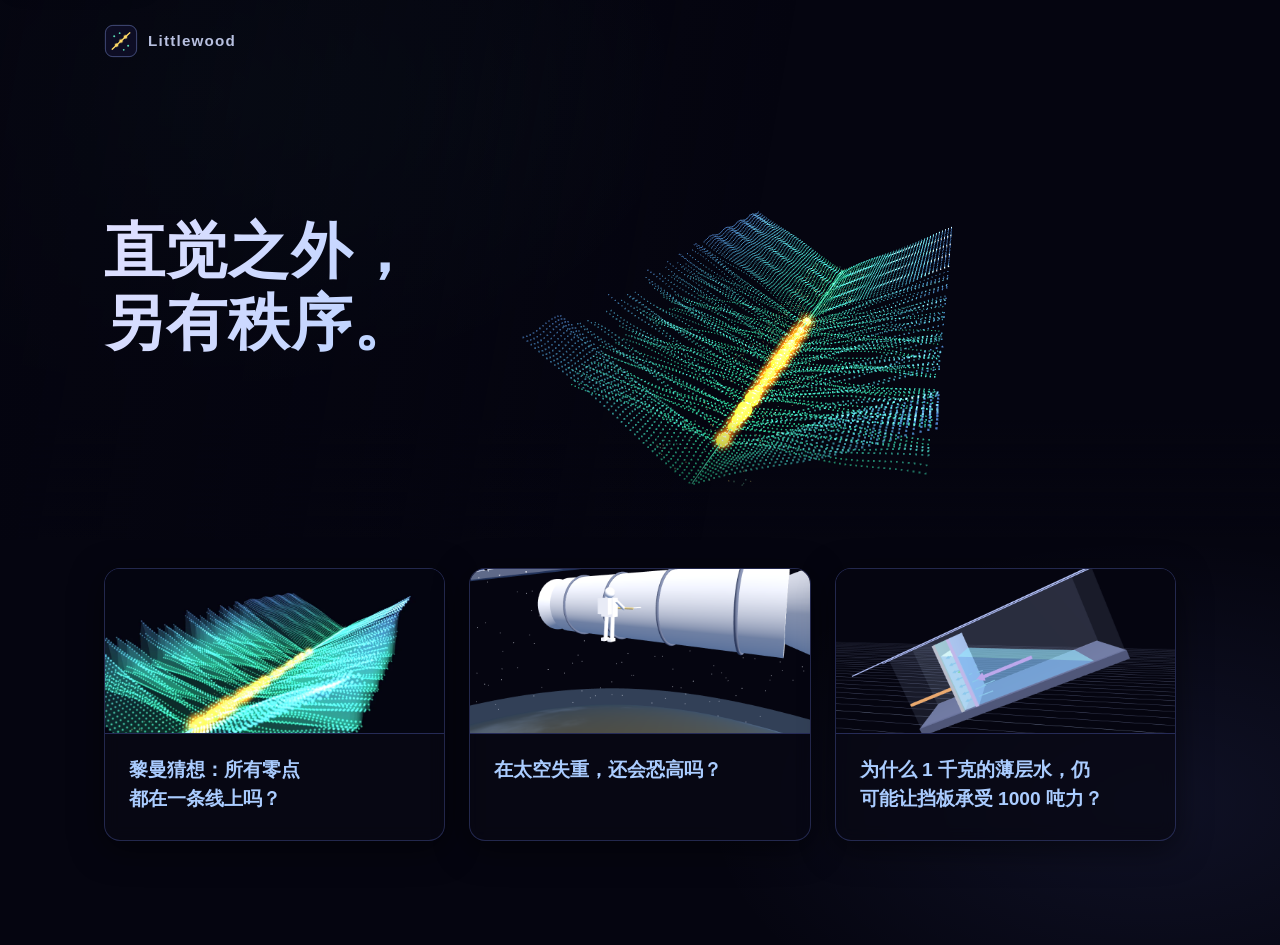
<file: public/index.html>
<!DOCTYPE html>
<html lang="zh-CN">
<head>
<meta charset="UTF-8">
<meta name="viewport" content="width=device-width, initial-scale=1.0">
<title>Littlewood · 直觉之外，另有秩序</title>
<meta name="description" content="Littlewood：每篇只问一个看起来不可能的科学问题，先猜，再用几张图把它画明白。">
<link rel="canonical" href="https://littlewood.io/">
<meta name="theme-color" content="#050510">
<meta property="og:type" content="website">
<meta property="og:site_name" content="Littlewood">
<meta property="og:locale" content="zh_CN">
<meta property="og:url" content="https://littlewood.io/">
<meta property="og:title" content="Littlewood · 直觉之外，另有秩序">
<meta property="og:description" content="每次只问一个看起来“不可能”的科学问题，用几张图把它画明白。">
<meta property="og:image" content="https://littlewood.io/og-index.png">
<meta property="og:image:width" content="1200">
<meta property="og:image:height" content="630">
<meta property="og:image:alt" content="Littlewood：直觉之外，另有秩序">
<meta name="twitter:card" content="summary_large_image">
<meta name="twitter:title" content="Littlewood · 直觉之外，另有秩序">
<meta name="twitter:description" content="每次只问一个看起来“不可能”的科学问题，用几张图把它画明白。">
<meta name="twitter:image" content="https://littlewood.io/og-index.png">
<link rel="icon" type="image/svg+xml" href="./favicon.svg?v=6">
<link rel="icon" type="image/png" sizes="192x192" href="./icon-192.png?v=6">
<link rel="icon" type="image/png" sizes="512x512" href="./icon-512.png?v=6">
<link rel="apple-touch-icon" href="./apple-touch-icon.png?v=6">
<link rel="stylesheet" href="./site.css?v=3">
<style>
body{overflow-x:hidden}
.skip-link{position:fixed;left:16px;top:12px;z-index:100;background:var(--panel-solid);color:var(--chalk);border:1px solid var(--line);padding:8px 14px;border-radius:9px;transform:translateY(-160%);box-shadow:0 4px 18px rgba(0,0,0,.5);transition:transform .15s}
.skip-link:focus{transform:none}

.brand{position:absolute;left:max(24px,calc((100vw - 1120px) / 2 + 24px));top:24px;z-index:5;display:inline-flex;align-items:center;gap:10px;color:var(--chalk-muted);text-decoration:none;font-size:.95rem;font-weight:700;letter-spacing:.08em;transition:color .15s}
.brand svg{width:34px;height:34px;flex:none}
.brand:hover,.brand:focus-visible{color:var(--yellow)}
.sr-only{position:absolute;width:1px;height:1px;overflow:hidden;clip:rect(0 0 0 0);white-space:nowrap}

/* 首屏：全屏点阵地形 + 一句话 */
.hero{position:relative;min-height:clamp(440px,60vh,640px);min-height:clamp(440px,60svh,640px);display:flex;align-items:center;overflow:hidden}
#field{position:absolute;inset:0;width:100%;height:100%;display:block}
.hero::after{content:"";position:absolute;inset:auto 0 0;height:120px;background:linear-gradient(transparent,var(--board));pointer-events:none}
.hero::before{content:"";position:absolute;inset:0;z-index:1;background:linear-gradient(100deg,rgba(5,5,16,.9) 0%,rgba(5,5,16,.55) 34%,transparent 58%);pointer-events:none}
.hero-copy{position:relative;z-index:2;width:100%;max-width:1120px;margin:0 auto;padding:90px 24px 56px}
.hero h1{margin:0;font-weight:800;font-size:clamp(2.2rem,4.8vw,3.9rem);line-height:1.18;letter-spacing:.02em;color:var(--heading);background:linear-gradient(120deg,#e0e0ff 0%,#aaccff 48%,#66ffcc 100%);-webkit-background-clip:text;background-clip:text;-webkit-text-fill-color:transparent;text-shadow:none}
@keyframes up{from{opacity:0;transform:translateY(18px)}to{opacity:1;transform:none}}
.js .hero-copy>*{animation:up .8s cubic-bezier(.2,.75,.2,1) backwards}
.js .hero-copy>*:nth-child(2){animation-delay:.1s}

/* 图解列表 */
#list{max-width:1120px;margin:0 auto;padding:28px 24px 104px;scroll-margin-top:24px}
.grid{display:grid;grid-template-columns:repeat(3,minmax(0,1fr));gap:24px}
a.card{display:flex;flex-direction:column;min-width:0;overflow:hidden;border-radius:16px;color:var(--chalk);text-decoration:none;transition:transform .2s,border-color .2s,box-shadow .2s}
a.card:hover,a.card:focus-visible{transform:translateY(-4px);border-color:rgba(102,255,204,.55);box-shadow:0 18px 50px rgba(0,0,0,.6),0 0 24px rgba(102,255,204,.12)}
.card .thumb{display:block;width:100%;height:auto;aspect-ratio:320/156;object-fit:cover;background:var(--panel-solid);border-bottom:1px solid var(--line)}
.card .body{display:flex;flex-direction:column;align-items:flex-start;gap:10px;flex:1;padding:22px 24px 26px}
.card h3{margin:0;font-size:1.2rem;line-height:1.5;font-weight:700;color:var(--heading);text-wrap:balance}
.nowrap{white-space:nowrap}


/* 大屏：内容列放宽，标语和卡片跟着放大 */
@media (min-width:1600px){
  .hero-copy,#list{max-width:1280px}
  .brand{left:max(24px,calc((100vw - 1280px) / 2 + 24px))}
  .hero h1{font-size:clamp(2.2rem,4.8vw,4.4rem)}
  .grid{gap:28px}
  #list{padding-top:36px}
  .card h3{font-size:1.3rem}
}
@media (max-width:960px){
  .grid{grid-template-columns:1fr;gap:16px}
  a.card{flex-direction:row;align-items:stretch}
  .card .thumb{width:44%;max-width:360px;height:auto;align-self:stretch;object-fit:cover;border-bottom:0;border-right:1px solid var(--line)}
  .card .body{justify-content:center;padding:20px 24px}
  .card h3{font-size:1.25rem}
}
@media (max-width:640px){
  body{font-size:15px}.brand{left:16px;top:16px}.brand svg{width:30px;height:30px}.hero{min-height:clamp(440px,60vh,600px);min-height:clamp(440px,60svh,600px);align-items:flex-start}.hero-copy{padding:72px 16px 0}
  .hero h1{font-size:clamp(2.1rem,9.2vw,2.6rem)}
  a.card{flex-direction:column}.card .thumb{width:100%;max-width:none;border-right:0;border-bottom:1px solid var(--line)}.card .body{padding:18px 20px 22px}.card h3{font-size:1.12rem}#list{padding:20px 16px 72px}.grid{gap:16px}
  .hero::before{background:linear-gradient(180deg,rgba(5,5,16,.5) 0%,rgba(5,5,16,.85) 42%,rgba(5,5,16,.35) 62%,transparent 80%)}
}
</style>
</head>
<body>
<script>document.documentElement.className+=" js";</script>
<a class="skip-link" href="#list">跳到图解列表</a>

<main id="main-content">
  <section class="hero" aria-labelledby="site-title">
    <canvas id="field" aria-hidden="true"></canvas>
    <a class="brand" href="./" aria-label="Littlewood 首页"><svg viewBox="0 0 100 100" aria-hidden="true"><use href="./mark.svg?v=2#mark"/></svg>Littlewood</a>
    <div class="hero-copy">
      <h1 id="site-title">直觉之外，<br>另有秩序。</h1>
    </div>
  </section>

  <section id="list" aria-labelledby="list-title">
    <h2 id="list-title" class="sr-only">图解</h2>
    <div class="grid">

  <a class="card glass" href="./riemann-hypothesis">
    <img class="thumb" src="./thumb-riemann-hypothesis.webp?v=1" width="960" height="468" alt="黎曼 ζ 函数的零点地形，前 20 个零点落在谷底的临界线上" loading="lazy" decoding="async">
    <div class="body">
      <h3>黎曼猜想：<span class="nowrap">所有零点</span>都在一条线上吗？</h3>
    </div>
  </a>

  <a class="card glass" href="./space-acrophobia">
    <img class="thumb" src="./thumb-space-acrophobia.png?v=1" width="960" height="468" alt="航天员抓着空间站扶手，脚下是地球" loading="lazy" decoding="async">
    <div class="body">
      <h3>在太空失重，还会恐高吗？</h3>
    </div>
  </a>

  <a class="card glass" href="./hydrostatic-paradox">
    <img class="thumb" src="./thumb-hydrostatic-paradox.png?v=1" width="960" height="468" alt="斜面水槽里插入第二块挡板，两板之间只剩一层薄水，橙色和紫色箭头从两侧顶住" loading="lazy" decoding="async">
    <div class="body">
      <h3>为什么 <span class="nowrap">1 千克</span>的薄层水，仍可能让挡板承受 <span class="nowrap">1000 吨力</span>？</h3>
    </div>
  </a>

    </div>
  </section>
</main>

<!-- Three.js r128 自托管（CSP 只允许 self）：首屏背景用黎曼页同一个场景 -->
<script type="importmap">
{"imports":{"three":"./vendor/three-r128/build/three.module.js"}}
</script>
<script type="module">
import * as THREE from 'three';
// 首屏背景：黎曼页的地形搬过来做背景。高度 ∝ 偏离临界线的距离，零点锁在谷底；自动环绕，鼠标轻微视差。
const canvas = document.getElementById('field');
const hero = canvas.parentElement;
const reduceMotion = window.matchMedia('(prefers-reduced-motion: reduce)').matches;
const finePointer = !window.matchMedia('(pointer: coarse)').matches;

let renderer;
try {
  renderer = new THREE.WebGLRenderer({ canvas, antialias: true, alpha: true, powerPreference: 'low-power' });
} catch (e) { canvas.remove(); throw e; }
renderer.setPixelRatio(Math.min(window.devicePixelRatio, 2));
renderer.setClearColor(0x000000, 0);

const scene = new THREE.Scene();
scene.fog = new THREE.FogExp2(0x050510, 0.015);
const world = new THREE.Group();
scene.add(world);

const camera = new THREE.PerspectiveCamera(50, 1, 0.1, 1000);
const target = new THREE.Vector3();

scene.add(new THREE.AmbientLight(0x404060));
const dirLight = new THREE.DirectionalLight(0xaaccff, 0.8);
dirLight.position.set(5, 10, 7);
scene.add(dirLight);
const pointLight = new THREE.PointLight(0x66ffcc, 1.5, 30);
pointLight.position.set(0, 2, 0);
world.add(pointLight);

// 前 20 个非平凡零点的虚部
const zeroHeights = [
  14.134725, 21.022040, 25.010858, 30.424876, 32.935062,
  37.586178, 40.918719, 43.327073, 48.005151, 49.773832,
  52.970321, 56.446248, 59.347044, 60.831779, 65.112544,
  67.079811, 69.546402, 72.067158, 75.704691, 77.144840
];
const T_MIN = -40, T_MAX = 90, T_RANGE = T_MAX - T_MIN, T_CENTER = (T_MIN + T_MAX) / 2;
const SIGMA_MIN = -0.2, SIGMA_MAX = 1.2, SIGMA_RANGE = SIGMA_MAX - SIGMA_MIN;
const SCALE_X = 6, SCALE_Z = 18 / T_RANGE;
const sigmaToX = s => (s - 0.5) * SCALE_X;
const tToZ = t => (t - T_CENTER) * SCALE_Z;

// 临界线
const linePts = [];
for (let i = 0; i <= 200; i++) linePts.push(new THREE.Vector3(sigmaToX(0.5), 0, tToZ(T_MIN + (i / 200) * T_RANGE)));
world.add(new THREE.Line(new THREE.BufferGeometry().setFromPoints(linePts), new THREE.LineBasicMaterial({ color: 0x66ffcc })));
const glowLine = new THREE.Line(new THREE.BufferGeometry().setFromPoints(linePts), new THREE.LineBasicMaterial({ color: 0x33ffaa, transparent: true, opacity: 0.3 }));
glowLine.scale.set(1.005, 1, 1);
world.add(glowLine);

// 零点：发光球 + 光晕
function glowTexture() {
  const c = document.createElement('canvas'); c.width = c.height = 64;
  const g = c.getContext('2d').createRadialGradient(32, 32, 0, 32, 32, 32);
  g.addColorStop(0, 'rgba(255,220,100,1)'); g.addColorStop(0.4, 'rgba(255,180,50,.6)'); g.addColorStop(1, 'rgba(255,150,0,0)');
  const ctx = c.getContext('2d'); ctx.fillStyle = g; ctx.fillRect(0, 0, 64, 64);
  return new THREE.CanvasTexture(c);
}
const sphereGeom = new THREE.SphereGeometry(0.15, 16, 16);
const sphereMat = new THREE.MeshStandardMaterial({ color: 0xffd966, emissive: 0xffaa00, emissiveIntensity: 2, roughness: 0.2, metalness: 0.1 });
const glowMap = glowTexture();
const spheres = [], sprites = [];
zeroHeights.forEach((t, i) => {
  const m = new THREE.Mesh(sphereGeom, sphereMat);
  m.position.set(sigmaToX(0.5), 0, tToZ(t)); m.userData.phase = i * 0.8;
  world.add(m); spheres.push(m);
  const sp = new THREE.Sprite(new THREE.SpriteMaterial({ map: glowMap, color: 0xffd966, transparent: true, blending: THREE.AdditiveBlending, depthWrite: false }));
  sp.scale.set(0.8, 0.8, 1); sp.position.copy(m.position);
  world.add(sp); sprites.push(sp);
});

// 粒子地形（概念示例）
const GX = 80, GZ = 150, N = GX * GZ;
const pos = new Float32Array(N * 3), col = new Float32Array(N * 3);
const low = new THREE.Color(0x33ffaa), high = new THREE.Color(0x6688ff), mix = new THREE.Color();
let idx = 0;
for (let ix = 0; ix < GX; ix++) for (let iz = 0; iz < GZ; iz++) {
  const sigma = SIGMA_MIN + (ix / (GX - 1)) * SIGMA_RANGE, t = T_MIN + (iz / (GZ - 1)) * T_RANGE;
  let h = Math.abs(sigma - 0.5) * 3.5, dMin = Infinity;
  for (const zt of zeroHeights) dMin = Math.min(dMin, Math.abs(t - zt));
  h *= 1 - 0.85 * Math.exp(-dMin * dMin / 1.2);
  h += 0.08 * Math.sin(sigma * 12) * Math.cos(t * 0.5);
  pos[idx * 3] = sigmaToX(sigma); pos[idx * 3 + 1] = h; pos[idx * 3 + 2] = tToZ(t);
  mix.copy(low).lerp(high, Math.min(h / 3, 1));
  col[idx * 3] = mix.r; col[idx * 3 + 1] = mix.g; col[idx * 3 + 2] = mix.b;
  idx++;
}
const terrainGeom = new THREE.BufferGeometry();
terrainGeom.setAttribute('position', new THREE.BufferAttribute(pos, 3));
terrainGeom.setAttribute('color', new THREE.BufferAttribute(col, 3));
world.add(new THREE.Points(terrainGeom, new THREE.PointsMaterial({ size: 0.08, vertexColors: true, transparent: true, opacity: 0.85, blending: THREE.AdditiveBlending, depthWrite: false })));

// 谷底漂浮粒子
const EXTRA = 600, ePos = new Float32Array(EXTRA * 3), eCol = new Float32Array(EXTRA * 3);
const mint = new THREE.Color(0x66ffcc), gold = new THREE.Color(0xffd966);
for (let i = 0; i < EXTRA; i++) {
  ePos[i * 3] = sigmaToX(0.3 + Math.random() * 0.4); ePos[i * 3 + 1] = Math.random() * 0.3 + 0.1; ePos[i * 3 + 2] = tToZ(T_MIN + Math.random() * T_RANGE);
  mix.copy(mint).lerp(gold, Math.random());
  eCol[i * 3] = mix.r; eCol[i * 3 + 1] = mix.g; eCol[i * 3 + 2] = mix.b;
}
const extraGeom = new THREE.BufferGeometry();
extraGeom.setAttribute('position', new THREE.BufferAttribute(ePos, 3));
extraGeom.setAttribute('color', new THREE.BufferAttribute(eCol, 3));
const extra = new THREE.Points(extraGeom, new THREE.PointsMaterial({ size: 0.06, vertexColors: true, transparent: true, opacity: 0.5, blending: THREE.AdditiveBlending, depthWrite: false }));
world.add(extra);

// 布局：桌面把地形放到右下，手机放到下半屏
let W = 1, H = 1, small = false;
function resize() {
  const r = hero.getBoundingClientRect();
  W = Math.max(1, r.width); H = Math.max(1, r.height); small = W < 700;
  renderer.setSize(W, H, false);
  camera.aspect = W / H; camera.updateProjectionMatrix();
  world.position.set(small ? 0.5 : 6, small ? -7.5 : -1.5, 0);
}

// 自动环绕 + 视差
let angle = 0.42, mx = 0, my = 0, px = 0, py = 0, raf = 0, visible = true, last = performance.now();
const clock = new THREE.Clock();
function frame(now) {
  const dt = Math.min(0.05, (now - last) / 1000); last = now;
  const elapsed = clock.getElapsedTime();
  if (!reduceMotion) {
    angle += dt * 0.0628;
    spheres.forEach(m => { const k = 1 + 0.3 * Math.sin(elapsed * 2.5 + m.userData.phase); m.scale.set(k, k, k); });
    sprites.forEach(sp => { const k = 0.7 + 0.15 * Math.sin(elapsed * 2 + sp.position.z * 0.5); sp.scale.set(k, k, 1); });
    extra.rotation.y += 0.0005;
  }
  px += (mx - px) * 0.04; py += (my - py) * 0.04;
  const radius = small ? 26 : 21;
  camera.position.set(Math.sin(angle) * radius, 6 + py * 0.8, Math.cos(angle) * radius);
  target.set(-px * 0.8, 0, 0);
  camera.lookAt(target);
  renderer.render(scene, camera);
  if (!reduceMotion && visible) raf = requestAnimationFrame(frame);
}
function start() { if (!raf && !reduceMotion) { last = performance.now(); raf = requestAnimationFrame(frame); } }
function stop() { if (raf) { cancelAnimationFrame(raf); raf = 0; } }

resize();
window.addEventListener('resize', () => { resize(); if (reduceMotion) frame(performance.now()); }, { passive: true });
if (finePointer) window.addEventListener('pointermove', e => { mx = (e.clientX / W - 0.5) * 2; my = (e.clientY / H - 0.5) * 2; }, { passive: true });
let inView = true;
document.addEventListener('visibilitychange', () => { visible = !document.hidden && inView; visible ? start() : stop(); });
if ('IntersectionObserver' in window) new IntersectionObserver(es => { inView = es[0].isIntersecting; visible = inView && !document.hidden; visible ? start() : stop(); }).observe(canvas);
if (reduceMotion) frame(performance.now()); else start();
</script>
<script type="application/ld+json">
{"@context":"https://schema.org","@type":"WebSite","name":"Littlewood","url":"https://littlewood.io/","description":"直觉之外，另有秩序。","inLanguage":"zh-CN"}
</script>
</body>
</html>
</file>
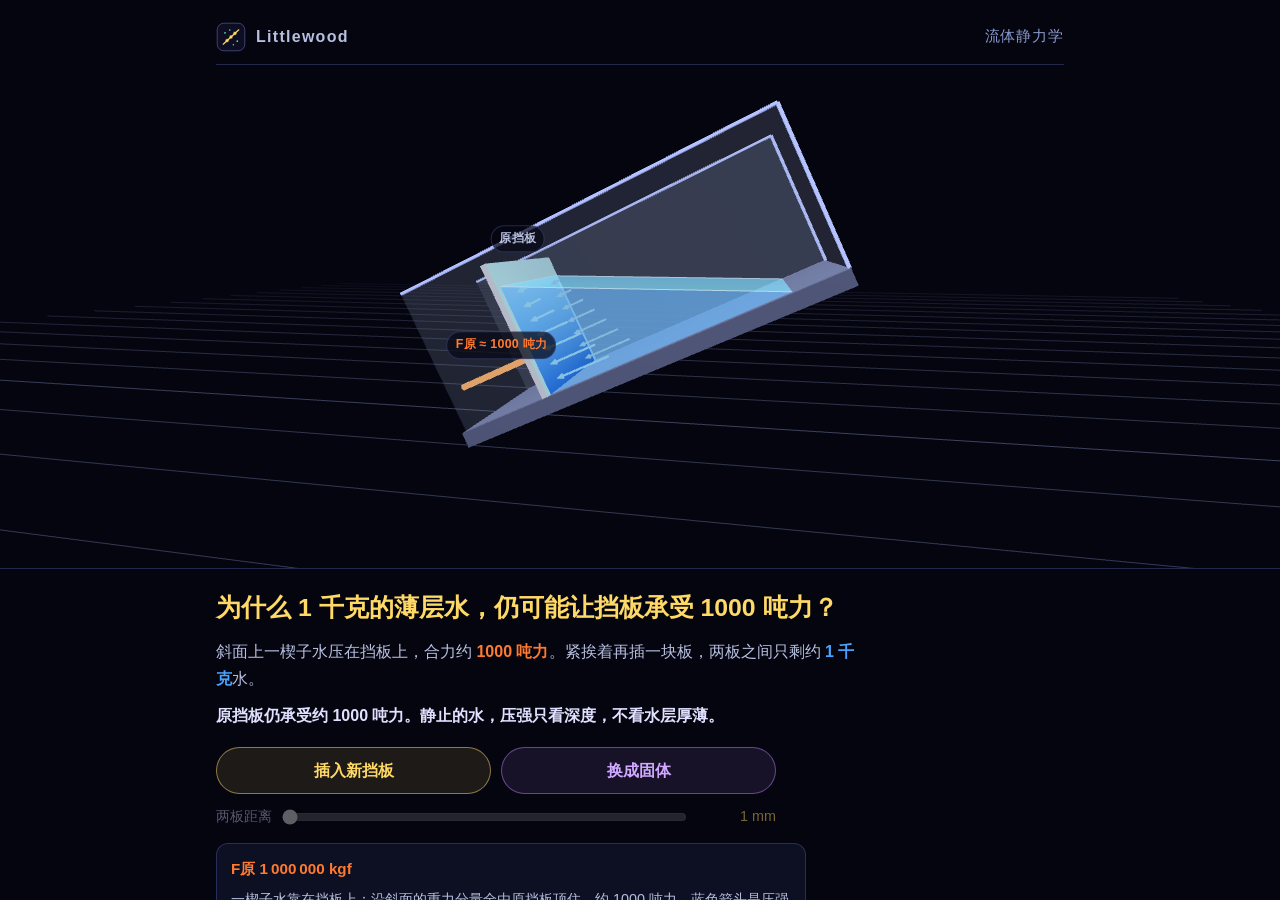
<file: public/hydrostatic-paradox.html>
<!DOCTYPE html>
<html lang="zh-CN">
<head>
<meta charset="UTF-8">
<meta name="viewport" content="width=device-width, initial-scale=1.0">
<title>为什么 1 千克的薄层水，仍可能让挡板承受 1000 吨力？ · Littlewood</title>
<meta name="description" content="两块挡板之间只夹着约 1 千克水，原挡板却仍顶着约 1000 吨力——没算错。一个可以插板、拖距离、换材料的 3D 场景：静止的水压强只看深度，不看水层厚薄。">
<link rel="canonical" href="https://littlewood.io/hydrostatic-paradox">
<meta name="theme-color" content="#050510">
<meta property="og:type" content="article">
<meta property="og:site_name" content="Littlewood">
<meta property="og:locale" content="zh_CN">
<meta property="og:url" content="https://littlewood.io/hydrostatic-paradox">
<meta property="og:title" content="为什么 1 千克的薄层水，仍可能让挡板承受 1000 吨力？">
<meta property="og:description" content="两块挡板之间只夹着约 1 千克水，原挡板却仍顶着约 1000 吨力——没算错。分清质量与力，看懂静水压强为什么只看深度、不看水层厚度。">
<meta property="og:image" content="https://littlewood.io/og-hydrostatic-paradox.png">
<meta property="og:image:width" content="1200">
<meta property="og:image:height" content="630">
<meta property="og:image:alt" content="斜面上的楔形水体压在挡板上，紧挨着插入第二块挡板，两板之间只剩一层薄水">
<meta property="article:published_time" content="2026-09-04">
<meta property="article:modified_time" content="2026-10-30">
<meta property="article:section" content="流体静力学">
<meta name="twitter:card" content="summary_large_image">
<meta name="twitter:title" content="为什么 1 千克的薄层水，仍可能让挡板承受 1000 吨力？">
<meta name="twitter:description" content="静止的水，压强只看深度，不看水层厚薄。">
<meta name="twitter:image" content="https://littlewood.io/og-hydrostatic-paradox.png">
<link rel="icon" type="image/svg+xml" href="./favicon.svg?v=6">
<link rel="icon" type="image/png" sizes="192x192" href="./icon-192.png?v=6">
<link rel="icon" type="image/png" sizes="512x512" href="./icon-512.png?v=6">
<link rel="apple-touch-icon" href="./apple-touch-icon.png?v=6">
<link rel="stylesheet" href="./scene.css?v=4">
<style>
/* 本页语义色与全站图例一致：F原 橙、F新 紫、重力 绿、压强 蓝、水 #4aa3ff */
.panel .old,.readout .old{color:#ff7a2f}
.panel .mass,.readout .mass{color:#4aa3ff}
.readout .new{color:#9775fa}
.panel .old,.panel .mass{font-weight:600}
.controls #solidBtn[aria-pressed="true"]{background:#aab4c0;border-color:#aab4c0;color:#101424}
.controls #insertBtn{color:#ffd966;border-color:rgba(255,217,102,.5);background:rgba(255,217,102,.1)}
.controls #insertBtn:hover{background:rgba(255,217,102,.2)}
.controls #insertBtn[aria-pressed="true"]{background:#ffd966;color:#1a1400;border-color:#ffd966}
/* 跟着 3D 点走的小标签（在 .stage 里定位） */
#tags{position:absolute;inset:0;z-index:2;pointer-events:none}
.tag{position:absolute;transform:translate(-50%,-120%);padding:2px 8px;border-radius:999px;font-size:.78rem;font-weight:700;letter-spacing:.02em;background:rgba(8,8,20,.72);border:1px solid rgba(120,140,255,.25);color:#e0e0ff;white-space:nowrap;transition:opacity .3s}
.tag.old{color:#ff7a2f}.tag.new{color:#9775fa}.tag.mass{color:#4aa3ff}.tag.dim{color:#b8c0e0;font-weight:600}
.tag[hidden]{display:none}
</style>
<script type="application/ld+json">
{"@context":"https://schema.org","@type":"Article","headline":"为什么 1 千克的薄层水，仍可能让挡板承受 1000 吨力？","inLanguage":"zh-CN","datePublished":"2026-09-04","dateModified":"2026-10-30","author":{"@type":"Organization","name":"Littlewood"},"publisher":{"@type":"Organization","name":"Littlewood"},"mainEntityOfPage":"https://littlewood.io/hydrostatic-paradox","image":"https://littlewood.io/og-hydrostatic-paradox.png"}
</script>
</head>
<body>
<nav class="topbar" aria-label="站点">
  <a class="home" href="./"><svg viewBox="0 0 100 100" aria-hidden="true"><use href="./mark.svg?v=2#mark"/></svg>Littlewood</a>
  <span class="series">流体静力学</span>
</nav>
<aside class="panel">
  <h1>为什么 <span class="nowrap">1 千克</span>的薄层水，仍可能让挡板承受 <span class="nowrap">1000 吨力</span>？</h1>
  <p>斜面上一楔子水压在挡板上，合力约 <span class="old">1000 吨力</span>。紧挨着再插一块板，两板之间只剩约 <span class="mass">1 千克</span>水。</p>
  <p class="answer">原挡板仍承受约 1000 吨力。静止的水，压强只看深度，不看水层厚薄。</p>
  <div class="controls">
    <div class="row">
      <button id="insertBtn" type="button" aria-pressed="false">插入新挡板</button>
      <button id="solidBtn" type="button" aria-pressed="false">换成固体</button>
    </div>
    <div class="ctl" id="ctl" aria-disabled="true">
      <label for="dist">两板距离</label>
      <input id="dist" type="range" min="0" max="3" step="0.01" value="0" autocomplete="off" disabled>
      <output id="distOut" for="dist">1 mm</output>
    </div>
  </div>
  <div class="readout" aria-live="polite">
    <div class="nums"><span class="old" id="fOld">F原 1 000 000 kgf</span><span class="new" id="fNew" hidden></span><span class="mass" id="mLayer" hidden></span></div>
    <p class="insight" id="insight"></p>
  </div>
  <details>
    <summary>为什么</summary>
    <p>静止的水里，一点的压强 <i>p</i> = <i>ρgh</i>，只由它到水面的竖直深度决定。插板没有改变原挡板的浸水面积，也没有改变板上任何一点的深度，所以板上的压强分布和合力一点没变。那层薄水被两个几乎等大、方向相反的大力夹着，两力之差才是它自己沿斜面的重力分量：1 000 000 − 999 999 = 1。固体不一样：它靠形状传力，上坡那一大块的重量交给了新挡板，原挡板只剩薄片自己的一点力。</p>
  </details>
  <div class="legend">
    <p>拖动旋转。数字为概念示例；kgf 为千克力，1 kgf ≈ 9.8 N。</p>
    <p>理想条件：斜面光滑、侧壁不沿斜面出力、挡板刚性不漏水、水面与大气相通。</p>
  </div>
</aside>
<div class="stage">
  <div id="tags" aria-hidden="true">
    <span class="tag dim" data-tag="old">原挡板</span>
    <span class="tag dim" data-tag="new" hidden>新挡板</span>
    <span class="tag old" data-tag="fOld">F原 ≈ 1000 吨力</span>
    <span class="tag new" data-tag="fNew" hidden>F新</span>
    <span class="tag mass" data-tag="mass" hidden>1 kg</span>
  </div>
</div>

<!-- Three.js r128 自托管（CSP 只允许 self） -->
<script type="importmap">
{"imports":{"three":"./vendor/three-r128/build/three.module.js","three/addons/":"./vendor/three-r128/examples/jsm/"}}
</script>
<script type="module">
import * as THREE from 'three';
import { OrbitControls } from 'three/addons/controls/OrbitControls.js';
import { fitStage } from './scene.js?v=2';

const reduceMotion = window.matchMedia('(prefers-reduced-motion: reduce)').matches;
const $ = id => document.getElementById(id);
const fmt = n => String(Math.round(n)).replace(/\B(?=(\d{3})+(?!\d))/g, ' ');

// --- 场景、相机、渲染器 ---
const scene = new THREE.Scene();
scene.background = new THREE.Color(0x050510);
scene.fog = new THREE.FogExp2(0x050510, 0.03);
const camera = new THREE.PerspectiveCamera(48, 1, 0.1, 200);
camera.position.set(3.6, 2.9, 11.2);     // 侧面偏上坡、略俯视：隔着玻璃看楔形剖面，挡板在左、水在右
const renderer = new THREE.WebGLRenderer({ antialias: true });
renderer.setPixelRatio(Math.min(devicePixelRatio, 2));
renderer.outputEncoding = THREE.sRGBEncoding;
const controls = new OrbitControls(camera, renderer.domElement);
controls.target.set(1.4, 1.3, 0);         // 看点在模型中心；放到哪个空白区由 scene.js 决定
controls.enableDamping = true; controls.dampingFactor = 0.06;
controls.enablePan = false;
controls.minDistance = 5; controls.maxDistance = 26;
controls.minAzimuthAngle = -1.3; controls.maxAzimuthAngle = 1.3;   // 别转到挡板背后去，那边什么都看不见
controls.maxPolarAngle = Math.PI / 2 - 0.05;

// --- 灯光 ---
scene.add(new THREE.HemisphereLight(0xaaccff, 0x1a1a30, 0.75));
const key = new THREE.DirectionalLight(0xfff4e0, 1.1); key.position.set(-6, 10, 6); scene.add(key);
const rim = new THREE.DirectionalLight(0x66ffcc, 0.35); rim.position.set(8, 4, -8); scene.add(rim);

// --- 地面网格：给斜面一个落脚处 ---
const grid = new THREE.GridHelper(60, 30, 0x1b2040, 0x11152a); grid.position.y = -0.9; grid.material.transparent = true; grid.material.opacity = .7; scene.add(grid);

// --- 斜面坐标系 G：局部 x 沿斜面向上，y 垂直于斜面。原挡板的迎水面在局部 x = 0 ---
const THETA = 25 * Math.PI / 180, sinT = Math.sin(THETA), cosT = Math.cos(THETA), tanT = Math.tan(THETA);
const H = 2.0;                        // 水面高度（世界 y），斜面底边在世界 y = 0
const Y_TOP = H / cosT;               // 原挡板上水面的位置（局部 y）
const X_END = H / sinT;               // 水面与斜面相交处（局部 x）
const W = 3.0;                        // 槽宽
const G = new THREE.Group(); G.rotation.z = THETA; scene.add(G);

const slate = new THREE.MeshStandardMaterial({ color: 0x1c2140, roughness: .85, metalness: .1 });
const glass = new THREE.MeshPhysicalMaterial({ color: 0x9ab8ff, transparent: true, opacity: .09, roughness: .05, metalness: 0, depthWrite: false, side: THREE.DoubleSide });
const boardOld = new THREE.MeshStandardMaterial({ color: 0xd6dcef, roughness: .5, metalness: .2 });
const boardNew = new THREE.MeshStandardMaterial({ color: 0xc9b8ff, roughness: .5, metalness: .2, emissive: 0x2a1a60, emissiveIntensity: .5 });
const waterMat = new THREE.MeshPhysicalMaterial({ color: 0x2f86ea, transparent: true, opacity: .7, roughness: .1, metalness: 0, depthWrite: false, emissive: 0x0a2e6e, emissiveIntensity: .7 });
const layerWaterMat = new THREE.MeshPhysicalMaterial({ color: 0x9ad8ff, transparent: true, opacity: .82, roughness: .12, metalness: 0, depthWrite: false, emissive: 0x1a4a8a, emissiveIntensity: .35 });
const solidMat = new THREE.MeshStandardMaterial({ color: 0xaab4c0, roughness: .8, metalness: .05 });
const layerSolidMat = new THREE.MeshStandardMaterial({ color: 0xd5dbe3, roughness: .8, metalness: .05, emissive: 0x303848, emissiveIntensity: .5 });

const ramp = new THREE.Mesh(new THREE.BoxGeometry(7.6, .3, W + .4), slate); ramp.position.set(1.9, -.15, 0); G.add(ramp);
for (const sz of [-1, 1]) {           // 侧壁：玻璃
  const wall = new THREE.Mesh(new THREE.BoxGeometry(7.6, 2.9, .05), glass); wall.position.set(1.9, 1.45, sz * (W / 2 + .025)); G.add(wall);
  const edge = new THREE.Mesh(new THREE.BoxGeometry(7.6, .05, .08), new THREE.MeshStandardMaterial({ color: 0x6f7fcf, emissive: 0x303a80 })); edge.position.set(1.9, 2.9, sz * (W / 2 + .025)); G.add(edge);
  const post = new THREE.Mesh(new THREE.BoxGeometry(.06, 2.9, .08), new THREE.MeshStandardMaterial({ color: 0x6f7fcf, emissive: 0x303a80 })); post.position.set(5.7, 1.45, sz * (W / 2 + .025)); G.add(post);
}
const BOARD_H = 2.7, BOARD_T = .12;
const oldBoard = new THREE.Mesh(new THREE.BoxGeometry(BOARD_T, BOARD_H, W + .3), boardOld); oldBoard.position.set(-BOARD_T / 2, BOARD_H / 2 - .02, 0); G.add(oldBoard);
const newBoard = new THREE.Mesh(new THREE.BoxGeometry(BOARD_T, BOARD_H, W + .3), boardNew); newBoard.visible = false; G.add(newBoard);
// 原挡板迎水面上的压强色带：水面处透明，越深越蓝。这就是“压强只看深度”——插板前后它一点不变
const gradTex = (() => {
  const c = document.createElement('canvas'); c.width = 4; c.height = 256; const x = c.getContext('2d');
  const g = x.createLinearGradient(0, 0, 0, 256); g.addColorStop(0, 'rgba(77,171,247,0)'); g.addColorStop(.15, 'rgba(77,171,247,.25)'); g.addColorStop(1, 'rgba(30,110,230,.95)');
  x.fillStyle = g; x.fillRect(0, 0, 4, 256); const t = new THREE.CanvasTexture(c); t.encoding = THREE.sRGBEncoding; return t;
})();
const pressFace = new THREE.Mesh(new THREE.PlaneGeometry(W, 1), new THREE.MeshBasicMaterial({ map: gradTex, transparent: true, depthWrite: false }));
pressFace.rotation.y = Math.PI / 2; pressFace.renderOrder = 2; G.add(pressFace);
// 水面的亮边：沿两侧玻璃和挡板画一圈细线，一眼看出液面没变
const surfLineMat = new THREE.LineBasicMaterial({ color: 0x9ad8ff, transparent: true, opacity: .9 });
let surfLine = null;

// --- 水体：局部 xy 平面里的多边形，沿 z 拉伸成槽宽 ---
function prism(points, mat) {
  const shape = new THREE.Shape(points.map(p => new THREE.Vector2(p[0], p[1])));
  const g = new THREE.ExtrudeGeometry(shape, { depth: W, bevelEnabled: false }); g.translate(0, 0, -W / 2);
  const m = new THREE.Mesh(g, mat); m.renderOrder = 1; return m;
}
const surfY = x => Y_TOP - x * tanT;  // 水面在局部坐标里的高度
let bulk = null, layer = null;
function rebuildWater(dVis, solid) {
  for (const m of [bulk, layer]) if (m) { G.remove(m); m.geometry.dispose(); }
  if (dVis <= 0) {
    bulk = prism([[0, 0], [X_END, 0], [0, Y_TOP]], solid ? solidMat : waterMat); layer = null;
  } else {
    layer = prism([[0, 0], [dVis, 0], [dVis, surfY(dVis)], [0, Y_TOP]], solid ? layerSolidMat : layerWaterMat);
    bulk = prism([[dVis, 0], [X_END, 0], [dVis, surfY(dVis)]], solid ? solidMat : waterMat);
    G.add(layer);
  }
  G.add(bulk);
  // 压强色带只在水的情况下显示，高度 = 挡板浸水高度（插板前后都是 Y_TOP）
  pressFace.visible = !solid; pressFace.scale.y = Y_TOP; pressFace.position.set(.004, Y_TOP / 2, 0);
  if (surfLine) { G.remove(surfLine); surfLine.geometry.dispose(); }
  const pts = [];
  for (const z of [-W / 2, W / 2]) pts.push(new THREE.Vector3(0, Y_TOP, z), new THREE.Vector3(X_END, 0, z));
  pts.push(new THREE.Vector3(0, Y_TOP, -W / 2), new THREE.Vector3(0, Y_TOP, W / 2));
  surfLine = new THREE.LineSegments(new THREE.BufferGeometry().setFromPoints(pts), surfLineMat); surfLine.renderOrder = 2; G.add(surfLine);
}

// --- 箭头：圆柱 + 圆锥，比 ArrowHelper 的细线看得清 ---
function fatArrow(color, r, headLen, headR) {
  // 平涂，颜色和图例一致；标成透明 + 高 renderOrder，在水之后画，隔着水看也不发白（被挡板挡住的部分仍然看不见）
  const mat = new THREE.MeshBasicMaterial({ color, transparent: true, opacity: 1 });
  const g = new THREE.Group();
  const shaft = new THREE.Mesh(new THREE.CylinderGeometry(r, r, 1, 12), mat);
  const head = new THREE.Mesh(new THREE.ConeGeometry(headR, headLen, 16), mat);
  shaft.renderOrder = head.renderOrder = 3;
  g.add(shaft, head);
  // 箭头沿本组的 +x 方向：尾在原点，尖在 x = len
  g.setLength = len => {
    const sl = Math.max(.02, len - headLen);
    shaft.scale.set(1, sl, 1); shaft.position.set(sl / 2, 0, 0); shaft.rotation.z = -Math.PI / 2;
    head.position.set(sl + headLen / 2, 0, 0); head.rotation.z = -Math.PI / 2;
  };
  g.setLength(1);
  return g;
}
// 压强分布（蓝）：水压挡板的力，尖在板面，长度按深度；两列贴在近侧玻璃旁和中间
const pArrows = [];
for (const z of [.95, -.95]) for (let i = 0; i < 7; i++) {
  const y = .18 + i * (Y_TOP - .36) / 6, depth = (Y_TOP - y) * cosT, len = .15 + depth * .55;
  const a = fatArrow(0x4dabf7, .022, .14, .06); a.setLength(len);
  a.position.set(len, y, z); a.rotation.y = Math.PI;      // 指向 -x
  pArrows.push(a); G.add(a);
}
const F0 = 1000000, LEN0 = 2.4;      // 1000 吨力 ↔ 2.4 个单位长
// F原（橙）：从板外顶住原挡板，尖在板的外侧面，指向 +x；F新（紫）：从上坡那边顶住新挡板，指向 -x；薄层重力分量（绿）：在层里，指向 -x
const arrOld = fatArrow(0xff7a2f, .07, .34, .18); G.add(arrOld);
const arrNew = fatArrow(0x9775fa, .07, .34, .18); arrNew.rotation.y = Math.PI; arrNew.visible = false; G.add(arrNew);
const arrG = fatArrow(0x3fcf6a, .035, .16, .09); arrG.rotation.y = Math.PI; arrG.visible = false; G.add(arrG);

// --- 状态 ---
let inserted = false, solid = false, v = 0;      // v: 滑块 0..3（对数），d = 10^v mm
let dVis = 0, insertAnim = null;
const dMM = () => Math.max(1, Math.round(Math.pow(10, v)));
const visGap = () => .45 + 1.35 * (v / 3);       // 两板距离的画面间距：为了看得见，不按真实比例
function insight() {
  const w = dMM();
  if (!inserted) return solid ? '换成固体：合力一样，也是约 1000 吨力。沿斜面的重力分量全交给原挡板。' : '一楔子水靠在挡板上：沿斜面的重力分量全由原挡板顶住，约 1000 吨力。蓝色箭头是压强分布，越深越大。';
  if (solid) return `固体靠形状传力：上坡那块的重量交给了新挡板，原挡板只剩薄片自己的 ${fmt(w)} kgf。`;
  return `两板之间只剩 ${fmt(w)} kg 水，原挡板的力纹丝不动：每一点的深度都没变。F原 − F新 = 这层水的重力分量 ${fmt(w)} kgf。`;
}
const tags = {}; for (const el of document.querySelectorAll('.tag')) tags[el.dataset.tag] = el;
const anchors = { old: new THREE.Vector3(), new: new THREE.Vector3(), fOld: new THREE.Vector3(), fNew: new THREE.Vector3(), mass: new THREE.Vector3() };
function render() {
  const w = dMM(), m = w;
  const fOld = inserted && solid ? w : F0, fNew = inserted && !solid ? F0 - w : 0;
  $('fOld').textContent = `F原 ${fmt(fOld)} kgf`;
  $('fNew').hidden = !(inserted && !solid); $('fNew').textContent = `F新 ${fmt(fNew)} kgf`;
  $('mLayer').hidden = !inserted; $('mLayer').textContent = `两板之间 ${fmt(m)} kg`;
  $('insight').textContent = insight();
  $('distOut').textContent = w >= 1000 ? '1000 mm（1 米）' : `${w} mm`;
  $('dist').disabled = !inserted; $('ctl').setAttribute('aria-disabled', String(!inserted));
  $('insertBtn').setAttribute('aria-pressed', String(inserted)); $('insertBtn').textContent = inserted ? '抽掉新挡板' : '插入新挡板';
  $('solidBtn').setAttribute('aria-pressed', String(solid)); $('solidBtn').textContent = solid ? '换回水' : '换成固体';

  dVis = inserted ? visGap() : 0;
  rebuildWater(dVis, solid);
  newBoard.visible = inserted; newBoard.position.set(dVis + BOARD_T / 2, BOARD_H / 2 - .02, 0);
  for (const a of pArrows) a.visible = !solid;
  const lOld = Math.max(.3, LEN0 * fOld / F0), lNew = Math.max(.3, LEN0 * fNew / F0);
  const yOld = inserted ? (Y_TOP + surfY(dVis)) / 6 : Y_TOP / 3;      // 压力中心大致在浸水高度的 1/3
  arrOld.setLength(lOld); arrOld.position.set(-BOARD_T - lOld, yOld, 0);
  arrNew.visible = fNew > 0; arrNew.setLength(lNew); arrNew.position.set(dVis + BOARD_T + lNew, surfY(dVis) / 3, 0);
  arrG.visible = inserted; arrG.setLength(.45); arrG.position.set(dVis / 2 + .22, Math.min(Y_TOP, surfY(dVis)) * .62, 0);
  // 标签锚点（局部坐标）
  anchors.old.set(-.06, BOARD_H + .05, 0); anchors.new.set(dVis + .06, -.55, 0);
  anchors.fOld.set(-BOARD_T - lOld * .55, yOld + .12, 0);
  anchors.fNew.set(dVis + BOARD_T + lNew * .55, surfY(dVis) / 3 + .12, 0);
  anchors.mass.set(dVis / 2, Math.min(Y_TOP, surfY(dVis)) * .62 - .3, 0);
  tags.new.hidden = !inserted; tags.fNew.hidden = !(fNew > 0); tags.mass.hidden = !inserted;
  tags.fOld.textContent = inserted && solid ? `F原 ${fmt(fOld)} kgf` : 'F原 ≈ 1000 吨力';
  tags.fNew.textContent = `F新 ${fmt(fNew)} kgf`;
  tags.mass.textContent = `${fmt(m)} kg`;
}
$('insertBtn').addEventListener('click', () => {
  inserted = !inserted; render();
  if (inserted && !reduceMotion) insertAnim = { t: 0 };
});
$('solidBtn').addEventListener('click', () => { solid = !solid; render(); });
$('dist').addEventListener('input', e => { v = +e.target.value; render(); });

// --- 标签跟着 3D 锚点走 ---
const proj = new THREE.Vector3();
let stageW = 1, stageH = 1;
function placeTags() {
  stageW = renderer.domElement.clientWidth; stageH = renderer.domElement.clientHeight;
  for (const k in anchors) {
    const el = tags[k]; if (el.hidden) continue;
    proj.copy(anchors[k]); G.localToWorld(proj); proj.project(camera);
    const behind = proj.z > 1;
    el.style.left = `${(proj.x * .5 + .5) * stageW}px`; el.style.top = `${(-proj.y * .5 + .5) * stageH}px`;
    el.style.opacity = behind ? 0 : 1;
  }
}

// --- 布局 / 循环 ---
// 场景放进文字块和底栏之外的空白区（共用 scene.js）
fitStage({ camera, renderer, controls, radius: 3.3 });
const clock = new THREE.Clock();
let running = false, raf = 0;
function frame() {
  raf = 0;
  const dt = Math.min(clock.getDelta(), .05);
  if (insertAnim) {                               // 新挡板从上方落下
    insertAnim.t = Math.min(1, insertAnim.t + dt / .7);
    const k = 1 - Math.pow(1 - insertAnim.t, 3);
    newBoard.position.y = BOARD_H / 2 - .02 + (1 - k) * 3.2;
    if (insertAnim.t >= 1) insertAnim = null;
  }
  controls.update();
  renderer.render(scene, camera);
  placeTags();
  if (running) raf = requestAnimationFrame(frame);
}
function start() { if (running) return; running = true; clock.getDelta(); if (!raf) raf = requestAnimationFrame(frame); }
function stop() { running = false; }
document.addEventListener('visibilitychange', () => document.hidden ? stop() : start());
render(); start();
</script>
</body>
</html>
</file>
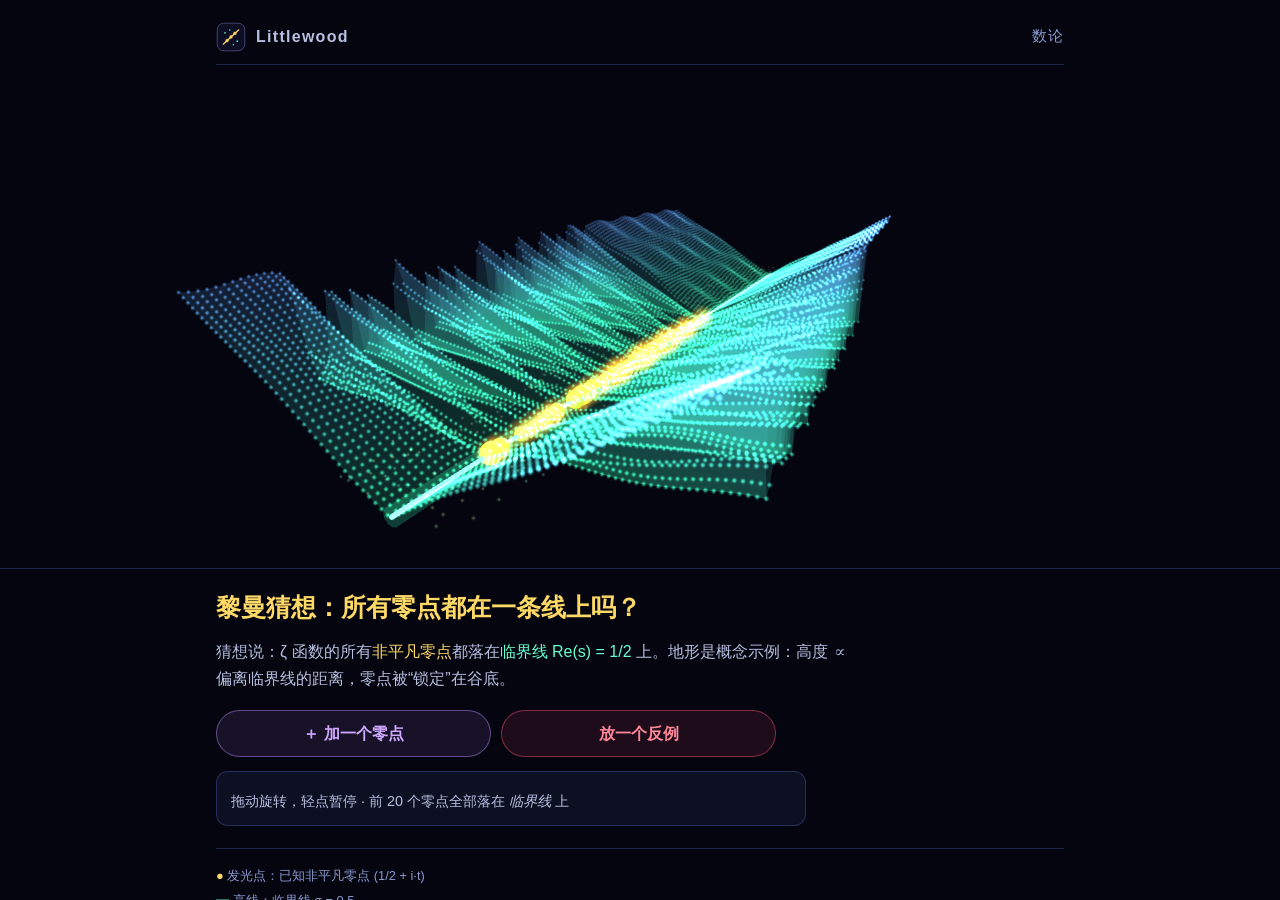
<file: public/riemann-hypothesis.html>
<!DOCTYPE html>
<html lang="zh-CN">
<head>
    <meta charset="UTF-8">
    <meta name="viewport" content="width=device-width, initial-scale=1.0">
    <title>黎曼猜想 · 临界线锁定 · Littlewood</title>
    <meta name="description" content="黎曼猜想的三维示意：ζ 函数前 20 个非平凡零点全部落在临界线 Re(s)=1/2 上。">
    <link rel="canonical" href="https://littlewood.io/riemann-hypothesis">
    <meta name="theme-color" content="#050510">
    <meta property="og:type" content="website">
    <meta property="og:site_name" content="Littlewood">
    <meta property="og:locale" content="zh_CN">
    <meta property="og:url" content="https://littlewood.io/riemann-hypothesis">
    <meta property="og:title" content="黎曼猜想 · 临界线锁定">
    <meta property="og:description" content="ζ 函数前 20 个非平凡零点全部落在临界线 Re(s)=1/2 上。">
    <meta property="og:image" content="https://littlewood.io/og-riemann-hypothesis.png">
    <meta property="og:image:width" content="1200">
    <meta property="og:image:height" content="630">
    <meta name="twitter:card" content="summary_large_image">
    <link rel="icon" type="image/svg+xml" href="./favicon.svg?v=6">
    <link rel="icon" type="image/png" sizes="192x192" href="./icon-192.png?v=6">
    <link rel="icon" type="image/png" sizes="512x512" href="./icon-512.png?v=6">
    <link rel="apple-touch-icon" href="./apple-touch-icon.png?v=6">
    <link rel="stylesheet" href="./scene.css?v=4">
    <style>
        /* 本页：反例按钮用红 */
        .controls #cxToggle { color: #ff8899; border-color: rgba(255, 85, 119, 0.45); background: rgba(255, 85, 119, 0.1); }
        .controls #cxToggle:hover { background: rgba(255, 85, 119, 0.2); }
        .controls #cxToggle[aria-pressed="true"] { background: #ff8899; color: #2a0a12; border-color: #ff8899; }
        .controls #cxPanel input { accent-color: #ff5577; }
        .controls #cxPanel output { color: #ff8899; }
    </style>
</head>
<body>
    <nav class="topbar" aria-label="站点">
        <a class="home" href="./"><svg viewBox="0 0 100 100" aria-hidden="true"><use href="./mark.svg?v=2#mark"/></svg>Littlewood</a>
        <span class="series">数论</span>
    </nav>
    <aside class="panel">
        <h1>黎曼猜想：<span class="nowrap">所有零点</span>都在一条线上吗？</h1>
        <p>猜想说：ζ 函数的所有<span class="highlight">非平凡零点</span>都落在<span class="critical nowrap">临界线 Re(s) = 1/2</span> 上。地形是概念示例：高度 ∝ 偏离临界线的距离，零点被<span class="nowrap">“锁定”</span>在谷底。</p>
        <div class="controls">
            <div class="row">
                <button id="addZero" type="button">＋ 加一个零点</button>
                <button id="cxToggle" type="button" aria-pressed="false">放一个反例</button>
            </div>
            <div class="ctl" id="cxPanel" hidden>
                <label for="cxSigma">反例 σ</label>
                <input id="cxSigma" type="range" min="0.05" max="0.95" step="0.01" value="0.75" autocomplete="off">
                <output for="cxSigma" id="cxOut">0.75</output>
            </div>
        </div>
        <div class="readout">
            <p class="insight" id="statusText" aria-live="polite">拖动旋转，轻点暂停 · 前 20 个零点全部落在 <i>临界线</i>&nbsp;上</p>
            <p class="insight" id="cxNote" hidden>离开临界线的零点一定四个一组：左右关于临界线对称，上下关于实轴对称。这个高度早已验算过，没有反例；真要有，只能在 t &gt; 3×10¹² 以上。</p>
        </div>
        <div class="legend">
            <p><span style="color:#ffd966;">●</span> 发光点：已知非平凡零点 (1/2 + i·t)</p>
            <p id="legendAdded" hidden><span style="color:#c08cff;">●</span> 紫点：你加的零点</p>
            <p><span style="color:#66ffcc;">━</span> 亮线：临界线 σ = 0.5</p>
        </div>
    </aside>
    <div class="stage"></div>

<!-- Three.js r128 自托管（CSP 只允许 self） -->
    <script type="importmap">
        {
            "imports": {
                "three": "./vendor/three-r128/build/three.module.js",
                "three/addons/": "./vendor/three-r128/examples/jsm/"
            }
        }
    </script>

    <script type="module">
        import * as THREE from 'three';
        import { OrbitControls } from 'three/addons/controls/OrbitControls.js';
        import { fitStage } from './scene.js?v=2';

        // --- 初始化场景、相机、渲染器 ---
        const scene = new THREE.Scene();
        scene.background = new THREE.Color(0x050510);
        scene.fog = new THREE.FogExp2(0x050510, 0.015);

        const camera = new THREE.PerspectiveCamera(50, window.innerWidth / window.innerHeight, 0.1, 1000);
        camera.position.set(5.6, 4.2, 12.6);
        camera.lookAt(0, 0, 0);

        const renderer = new THREE.WebGLRenderer({ antialias: true, alpha: false });
        renderer.setSize(window.innerWidth, window.innerHeight);
        renderer.setPixelRatio(Math.min(window.devicePixelRatio, 2));
        renderer.shadowMap.enabled = false;

        // --- 控制器 ---
        const controls = new OrbitControls(camera, renderer.domElement);
        controls.enableDamping = true;
        controls.dampingFactor = 0.06;
        // 系统设了“减少动态效果”就不自动旋转、不脉动，零点直接落地
        const reduceMotion = window.matchMedia('(prefers-reduced-motion: reduce)').matches;
        controls.autoRotate = !reduceMotion;
        controls.autoRotateSpeed = 0.6;
        controls.enableZoom = true;
        controls.zoomSpeed = 0.8;
        controls.target.set(-2.0, -0.2, -1.4);   // 看点略偏，透视下地形才落在舞台正中
        controls.maxPolarAngle = Math.PI / 2.1;
        controls.minDistance = 6;
        controls.maxDistance = 40;

        // --- 灯光 ---
        const ambientLight = new THREE.AmbientLight(0x404060);
        scene.add(ambientLight);

        const dirLight = new THREE.DirectionalLight(0xaaccff, 0.8);
        dirLight.position.set(5, 10, 7);
        scene.add(dirLight);

        const pointLight = new THREE.PointLight(0x66ffcc, 1.5, 30);
        pointLight.position.set(0, 2, 0);
        scene.add(pointLight);

        // --- 已知非平凡零点的虚部 (前20个) ---
        const zeroHeights = [
            14.134725, 21.022040, 25.010858, 30.424876, 32.935062,
            37.586178, 40.918719, 43.327073, 48.005151, 49.773832,
            52.970321, 56.446248, 59.347044, 60.831779, 65.112544,
            67.079811, 69.546402, 72.067158, 75.704691, 77.144840
        ];
        // 点“加一个零点”时依次落下：先是第 21–25 个（第 26 个 t≈92.5，超出图的范围），
        // 再是下半边前 5 个零点的共轭镜像 1/2 − i·t（ζ(s̄) 是 ζ(s) 的共轭，零点上下对称）
        const moreZeros = [
            79.337375, 82.910381, 84.735493, 87.425275, 88.809111,
            -14.134725, -21.022040, -25.010858, -30.424876, -32.935062
        ];

        // 假想反例：放在 t=35（两个真零点之间），σ 由滑块控制；
        // 必然带出镜像 1−σ，以及下半边 t=−35 的一对共轭，一共 4 个
        const CX_T = 35;
        let cxOn = false, cxS = 0.75;

        // --- 复平面网格 (σ 从 -0.2 到 1.2, t 从 -40 到 90) ---
        // 为了视觉效果，将 t 轴压缩到 -9 到 9 的视觉范围内（通过缩放）
        const T_MIN = -40, T_MAX = 90;
        const T_RANGE = T_MAX - T_MIN;
        const SIGMA_MIN = -0.2, SIGMA_MAX = 1.2;
        const SIGMA_RANGE = SIGMA_MAX - SIGMA_MIN;

        // 将数学坐标映射到场景坐标：x = (σ - 0.5) * SCALE_X, z = (t - T_CENTER) * SCALE_Z
        const SCALE_X = 6;
        const SCALE_Z = 18 / T_RANGE; // t 范围大，压缩到 18 个单位长
        const T_CENTER = (T_MIN + T_MAX) / 2; // 视觉中心对应的 t 值

        function sigmaToX(sigma) {
            return (sigma - 0.5) * SCALE_X;
        }
        function tToZ(t) {
            return (t - T_CENTER) * SCALE_Z;
        }

        // --- 1. 绘制临界线 σ = 0.5 (一条发光的线) ---
        const criticalLinePoints = [];
        for (let i = 0; i <= 200; i++) {
            const t = T_MIN + (i / 200) * T_RANGE;
            criticalLinePoints.push(new THREE.Vector3(sigmaToX(0.5), 0, tToZ(t)));
        }
        // 1px 的 Line 在高分屏上几乎看不见：用一根细圆柱当亮线，外面套一层半透明的光晕
        const LINE_LEN = tToZ(T_MAX) - tToZ(T_MIN);
        const criticalLine = new THREE.Mesh(new THREE.CylinderGeometry(0.035, 0.035, LINE_LEN, 10), new THREE.MeshBasicMaterial({ color: 0xa0ffe0 }));
        criticalLine.rotation.x = Math.PI / 2; criticalLine.position.set(sigmaToX(0.5), 0, (tToZ(T_MAX) + tToZ(T_MIN)) / 2);
        scene.add(criticalLine);
        const glowLine = new THREE.Mesh(new THREE.CylinderGeometry(0.14, 0.14, LINE_LEN, 10), new THREE.MeshBasicMaterial({ color: 0x33ffaa, transparent: true, opacity: 0.22, blending: THREE.AdditiveBlending, depthWrite: false }));
        glowLine.rotation.copy(criticalLine.rotation); glowLine.position.copy(criticalLine.position);
        scene.add(glowLine);

        // --- 2. 非平凡零点 (发光球体) ---
        const zeroGroup = new THREE.Group();
        const zeroSpheres = [];

        const sphereGeom = new THREE.SphereGeometry(0.15, 16, 16);
        const sphereMat = new THREE.MeshStandardMaterial({
            color: 0xffd966,
            emissive: 0xffaa00,
            emissiveIntensity: 2.0,
            roughness: 0.2,
            metalness: 0.1
        });
        // 用户自己加的零点用紫色
        const addedMat = new THREE.MeshStandardMaterial({
            color: 0xc08cff,
            emissive: 0x7a3dff,
            emissiveIntensity: 2.0,
            roughness: 0.2,
            metalness: 0.1
        });
        const addedGlow = createGlowTexture('235, 215, 255', '190, 140, 255', '150, 90, 255');

        const zeroGlow = createGlowTexture();
        const dotTex = createGlowTexture('255, 255, 255', '255, 255, 255', '255, 255, 255');   // 中性白的圆点，让顶点色说话

        zeroHeights.forEach((t, index) => addZero(t, index, 0, false));
        scene.add(zeroGroup);

        function addZero(t, index, y, added) {
            const x = sigmaToX(0.5);
            const z = tToZ(t);
            const sphere = new THREE.Mesh(sphereGeom, added ? addedMat : sphereMat);
            sphere.position.set(x, y, z);
            sphere.userData.baseScale = 1.0;
            sphere.userData.phase = index * 0.8;
            zeroGroup.add(sphere);
            zeroSpheres.push(sphere);

            // 添加光晕效果 (使用 Sprite 或 点光源)
            const glowSpriteMat = new THREE.SpriteMaterial({
                map: added ? addedGlow : zeroGlow,
                color: added ? 0xffffff : 0xffd966,
                transparent: true,
                blending: THREE.AdditiveBlending,
                depthWrite: false
            });
            const sprite = new THREE.Sprite(glowSpriteMat);
            sprite.scale.set(0.8, 0.8, 1);
            sprite.position.copy(sphere.position);
            zeroGroup.add(sprite);
            return { sphere, sprite };
        }

        // 辅助函数：创建圆形渐变纹理用于光晕
        function createGlowTexture(inner = '255, 220, 100', mid = '255, 180, 50', outer = '255, 150, 0') {
            const canvas = document.createElement('canvas');
            canvas.width = 64;
            canvas.height = 64;
            const ctx = canvas.getContext('2d');
            const gradient = ctx.createRadialGradient(32, 32, 0, 32, 32, 32);
            gradient.addColorStop(0, `rgba(${inner}, 1)`);
            gradient.addColorStop(0.4, `rgba(${mid}, 0.6)`);
            gradient.addColorStop(1, `rgba(${outer}, 0)`);
            ctx.fillStyle = gradient;
            ctx.fillRect(0, 0, 64, 64);
            return new THREE.CanvasTexture(canvas);
        }

        // --- 3. 粒子地形：表现 |ζ(s)| 的概念性高度 ---
        // 高度函数：在临界线附近为 0，偏离越远越高；在零点附近形成凹陷。
        // 这是一个概念性可视化，并非精确的 ζ 函数计算。
        const GRID_SIZE_X = 80;
        const GRID_SIZE_Z = 150;
        const particleCount = GRID_SIZE_X * GRID_SIZE_Z;
        const positions = new Float32Array(particleCount * 3);
        const colors = new Float32Array(particleCount * 3);

        // 颜色映射：低处偏绿(0,1,0.8)，高处偏蓝紫(0.2,0.4,1.0)
        const lowColor = new THREE.Color(0x33ffaa);
        const highColor = new THREE.Color(0x6688ff);
        const mixColor = new THREE.Color();

        // 新零点落地后重算一遍，让它的凹陷出现
        function updateTerrain() {
            let idx = 0;
            for (let ix = 0; ix < GRID_SIZE_X; ix++) {
                for (let iz = 0; iz < GRID_SIZE_Z; iz++) {
                    const sigma = SIGMA_MIN + (ix / (GRID_SIZE_X - 1)) * SIGMA_RANGE;
                    const t = T_MIN + (iz / (GRID_SIZE_Z - 1)) * T_RANGE;
                    const x = sigmaToX(sigma);
                    const z = tToZ(t);

                    // 计算概念性高度：
                    // 基础高度与 |σ - 0.5| 成正比 (偏离临界线升高)
                    let height = Math.abs(sigma - 0.5) * 3.5;

                    // 在零点附近增加“凹陷”效果：如果 t 接近某个零点，降低高度
                    let minDistToZero = Infinity;
                    zeroHeights.forEach(zt => {
                        const dist = Math.abs(t - zt);
                        if (dist < minDistToZero) minDistToZero = dist;
                    });
                    // 凹陷宽度约 1.5 个 t 单位
                    const dipFactor = Math.exp(-minDistToZero * minDistToZero / 1.2);
                    height *= (1 - 0.85 * dipFactor); // 零点附近高度降低 85%

                    // 假想反例：在 (σ, t) 和镜像 (1−σ, t) 各挖一个坑
                    if (cxOn) {
                        for (const s of [cxS, 1 - cxS]) {
                            for (const ct of [CX_T, -CX_T]) {
                                const d2 = ((sigma - s) / 0.06) ** 2 + ((t - ct) / 1.1) ** 2;
                                height *= 1 - 0.95 * Math.exp(-d2);
                            }
                        }
                    }

                    // 添加一些细微的波动，让地形更自然
                    height += 0.08 * Math.sin(sigma * 12) * Math.cos(t * 0.5);

                    positions[idx * 3] = x;
                    positions[idx * 3 + 1] = height;
                    positions[idx * 3 + 2] = z;

                    // 颜色：根据高度混合
                    const mixFactor = Math.min(height / 3.0, 1.0);
                    // 复用同一个 Color：拖反例滑块时每次都要重算 12000 个点
                    const color = mixColor.copy(lowColor).lerp(highColor, mixFactor);
                    colors[idx * 3] = color.r;
                    colors[idx * 3 + 1] = color.g;
                    colors[idx * 3 + 2] = color.b;

                    idx++;
                }
            }
        }
        updateTerrain();

        const particleGeometry = new THREE.BufferGeometry();
        const posAttr = new THREE.BufferAttribute(positions, 3), colAttr = new THREE.BufferAttribute(colors, 3);
        particleGeometry.setAttribute('position', posAttr);
        particleGeometry.setAttribute('color', colAttr);
        // 同一组顶点再铺一层半透明的面：点阵之间不再是空的，地形有了“体”。属性对象共用，刷新一次两边都更新
        const surfaceIndex = [];
        for (let ix = 0; ix < GRID_SIZE_X - 1; ix++) for (let iz = 0; iz < GRID_SIZE_Z - 1; iz++) {
            const a = ix * GRID_SIZE_Z + iz, b = a + 1, c = a + GRID_SIZE_Z, d = c + 1;
            surfaceIndex.push(a, c, b, b, c, d);
        }
        const surfaceGeom = new THREE.BufferGeometry();
        surfaceGeom.setAttribute('position', posAttr); surfaceGeom.setAttribute('color', colAttr); surfaceGeom.setIndex(surfaceIndex);
        const surface = new THREE.Mesh(surfaceGeom, new THREE.MeshBasicMaterial({ vertexColors: true, transparent: true, opacity: 0.16, side: THREE.DoubleSide, depthWrite: false }));
        surface.renderOrder = -1;
        scene.add(surface);

        const particleMaterial = new THREE.PointsMaterial({
            size: 0.16,
            map: dotTex,                   // 圆形软点，不是方块
            vertexColors: true,
            transparent: true,
            opacity: 0.95,
            blending: THREE.AdditiveBlending,
            depthWrite: false,
            sizeAttenuation: true
        });

        const particleSystem = new THREE.Points(particleGeometry, particleMaterial);
        scene.add(particleSystem);

        // --- 4. 添加一些“相位”光晕粒子，增加视觉丰富度 ---
        const extraParticlesGeom = new THREE.BufferGeometry();
        const extraCount = 600;
        const extraPos = new Float32Array(extraCount * 3);
        const extraCol = new Float32Array(extraCount * 3);
        for (let i = 0; i < extraCount; i++) {
            const sigma = 0.3 + Math.random() * 0.4; // 集中在临界线附近
            const t = T_MIN + Math.random() * T_RANGE;
            const x = sigmaToX(sigma);
            const z = tToZ(t);
            // 高度略微随机，漂浮在谷底附近
            const y = Math.random() * 0.3 + 0.1;

            extraPos[i * 3] = x;
            extraPos[i * 3 + 1] = y;
            extraPos[i * 3 + 2] = z;

            const c = new THREE.Color(0x66ffcc).lerp(new THREE.Color(0xffd966), Math.random());
            extraCol[i * 3] = c.r;
            extraCol[i * 3 + 1] = c.g;
            extraCol[i * 3 + 2] = c.b;
        }
        extraParticlesGeom.setAttribute('position', new THREE.BufferAttribute(extraPos, 3));
        extraParticlesGeom.setAttribute('color', new THREE.BufferAttribute(extraCol, 3));
        const extraParticlesMat = new THREE.PointsMaterial({
            size: 0.12,
            map: dotTex,
            vertexColors: true,
            transparent: true,
            opacity: 0.5,
            blending: THREE.AdditiveBlending,
            depthWrite: false
        });
        const extraParticles = new THREE.Points(extraParticlesGeom, extraParticlesMat);
        scene.add(extraParticles);

        // --- 动画 ---
        const clock = new THREE.Clock();

        function animate() {
            clock.getDelta();   // 推进 elapsedTime，脉动和落点动画都读它
            const elapsed = clock.getElapsedTime();

            // 零点球体和光晕精灵脉动
            if (!reduceMotion) {
                zeroSpheres.forEach(sphere => {
                    const scale = 1.0 + 0.3 * Math.sin(elapsed * 2.5 + sphere.userData.phase);
                    sphere.scale.set(scale, scale, scale);
                });
                zeroGroup.children.forEach(child => {
                    if (child.isSprite) {
                        const s = 0.7 + 0.15 * Math.sin(elapsed * 2.0 + child.position.z * 0.5);
                        child.scale.set(s, s, 1);
                    }
                });
            }

            // 粒子地形轻微上下浮动 (通过顶点着色器或直接修改 attribute 会比较耗性能，
            // 这里让整个粒子系统轻微旋转或移动来产生动态感)
            // 让额外粒子缓慢旋转
            extraParticles.rotation.y += 0.0005;

            // 新零点自由落体，落地后加入零点列表
            if (falling) {
                const p = Math.min((elapsed - falling.start) / DROP_TIME, 1);
                falling.sphere.position.y = falling.sprite.position.y = DROP_HEIGHT * (1 - p * p);
                if (p === 1) {
                    const t = falling.t;
                    falling = null;
                    landZero(t);
                }
            }

            // 控制自动旋转
            controls.update();

            renderer.render(scene, camera);
            requestAnimationFrame(animate);
        }

        // --- 窗口自适应：场景放进文字块和底栏之外的空白区（共用 scene.js）---
        const layout = fitStage({ camera, renderer, controls, extent: [7.4, 4.3] });

        // --- 互动：加一个零点 ---
        const DROP_HEIGHT = 4, DROP_TIME = reduceMotion ? 0.01 : 0.9;
        const addButton = document.getElementById('addZero');
        const statusText = document.getElementById('statusText');
        let falling = null;

        addButton.addEventListener('click', () => {
            if (falling || !moreZeros.length) return;
            const t = moreZeros.shift();
            falling = { t, start: clock.elapsedTime, ...addZero(t, zeroSpheres.length, DROP_HEIGHT, true) };
            addButton.disabled = true;
        });

        function landZero(t) {
            zeroHeights.push(t);
            document.getElementById('legendAdded').hidden = false;
            refreshTerrain();
            renderStatus();
            layout();
        }

        function refreshTerrain() {
            updateTerrain();
            particleGeometry.attributes.position.needsUpdate = true;
            particleGeometry.attributes.color.needsUpdate = true;
        }

        // --- 互动：放一个假想反例 ---
        const cxToggle = document.getElementById('cxToggle');
        const cxPanel = document.getElementById('cxPanel');
        const cxInput = document.getElementById('cxSigma');
        const cxMat = new THREE.MeshStandardMaterial({
            color: 0xff5577,
            emissive: 0xff2244,
            emissiveIntensity: 2.0,
            roughness: 0.2,
            metalness: 0.1
        });
        const cxGroup = new THREE.Group();
        const cxPoints = [0, 1, 2, 3].map(() => {
            const sphere = new THREE.Mesh(sphereGeom, cxMat);
            const sprite = new THREE.Sprite(new THREE.SpriteMaterial({
                map: zeroGlow,
                color: 0xff5577,
                transparent: true,
                blending: THREE.AdditiveBlending,
                depthWrite: false
            }));
            sprite.scale.set(0.8, 0.8, 1);
            cxGroup.add(sphere, sprite);
            return { sphere, sprite };
        });
        // 上下各一条细线连起左右镜像，正好被临界线平分
        const cxLine = new THREE.LineSegments(
            new THREE.BufferGeometry().setFromPoints([0, 1, 2, 3].map(() => new THREE.Vector3())),
            new THREE.LineBasicMaterial({ color: 0xff5577, transparent: true, opacity: 0.6 })
        );
        cxGroup.add(cxLine);
        cxGroup.visible = false;
        scene.add(cxGroup);

        function placeCx() {
            const line = cxLine.geometry.attributes.position;
            [[cxS, CX_T], [1 - cxS, CX_T], [cxS, -CX_T], [1 - cxS, -CX_T]].forEach(([s, t], i) => {
                const { sphere, sprite } = cxPoints[i];
                sphere.position.set(sigmaToX(s), 0, tToZ(t));
                sprite.position.copy(sphere.position);
                line.setXYZ(i, sphere.position.x, 0, sphere.position.z);
            });
            line.needsUpdate = true;
            // σ = 0.5 时左右镜像重合，只剩上下一对
            const off = !onLine();
            for (const i of [1, 3]) cxPoints[i].sphere.visible = cxPoints[i].sprite.visible = off;
            cxLine.visible = off;
        }

        function onLine() {
            return Math.abs(cxS - 0.5) < 0.005;
        }

        cxToggle.addEventListener('click', () => {
            cxOn = !cxOn;
            cxGroup.visible = cxOn;
            refreshTerrain();
            renderStatus();
            layout();
        });
        cxInput.addEventListener('input', () => {
            document.getElementById('cxOut').value = (+cxInput.value).toFixed(2);
            cxS = +cxInput.value;
            placeCx();
            refreshTerrain();
            renderStatus();
        });
        cxS = +cxInput.value;
        placeCx();

        function renderStatus() {
            if (cxOn) {
                statusText.innerHTML = onLine()
                    ? 'σ = 0.50：回到<i>临界线</i>上，只剩 t = ±35 一对共轭零点，不算反例'
                    : `假想反例 σ = ${cxS.toFixed(2)} · 镜像 σ = ${(1 - cxS).toFixed(2)} · t = ±35 上下各一对，共 4 个`;
            } else {
                const up = zeroHeights.filter(t => t > 0).length;
                const down = zeroHeights.length - up;
                if (!moreZeros.length) {
                    statusText.innerHTML = `图里放得下 ${up} 个零点和 ${down} 个共轭镜像 · 已算出的前 10 万亿个零点也全在 <i>临界线</i>&nbsp;上，但还没人证明每一个都在`;
                } else if (down) {
                    statusText.innerHTML = `下半边是共轭镜像 1/2 − i·t，上面每个零点在下面都有一个 · 已放 ${down} 个，同样全在 <i>临界线</i>&nbsp;上`;
                } else {
                    statusText.innerHTML = `拖动旋转，轻点暂停 · 前 ${up} 个零点全部落在 <i>临界线</i>&nbsp;上`;
                }
            }
            addButton.hidden = cxOn || !moreZeros.length;
            addButton.disabled = !!falling;
            cxPanel.hidden = !cxOn;
            cxToggle.textContent = cxOn ? '收起反例' : '放一个反例';
            cxToggle.setAttribute('aria-pressed', cxOn);
            document.getElementById('cxNote').hidden = !cxOn;
        }

        animate();

        // 轻点画面暂停/恢复自动旋转。不用 click：OrbitControls 在 touchstart 里 preventDefault，
        // 手机上收不到 click；鼠标拖动松手又会多发一个 click。按下后挪动超过 5px 的不算轻点
        let downX = 0, downY = 0;
        renderer.domElement.addEventListener('pointerdown', e => {
            if (!e.isPrimary) return;
            downX = e.clientX;
            downY = e.clientY;
        });
        renderer.domElement.addEventListener('pointerup', e => {
            if (e.isPrimary && Math.hypot(e.clientX - downX, e.clientY - downY) < 5) controls.autoRotate = !controls.autoRotate;
        });
    </script>
</body>
</html>
</file>
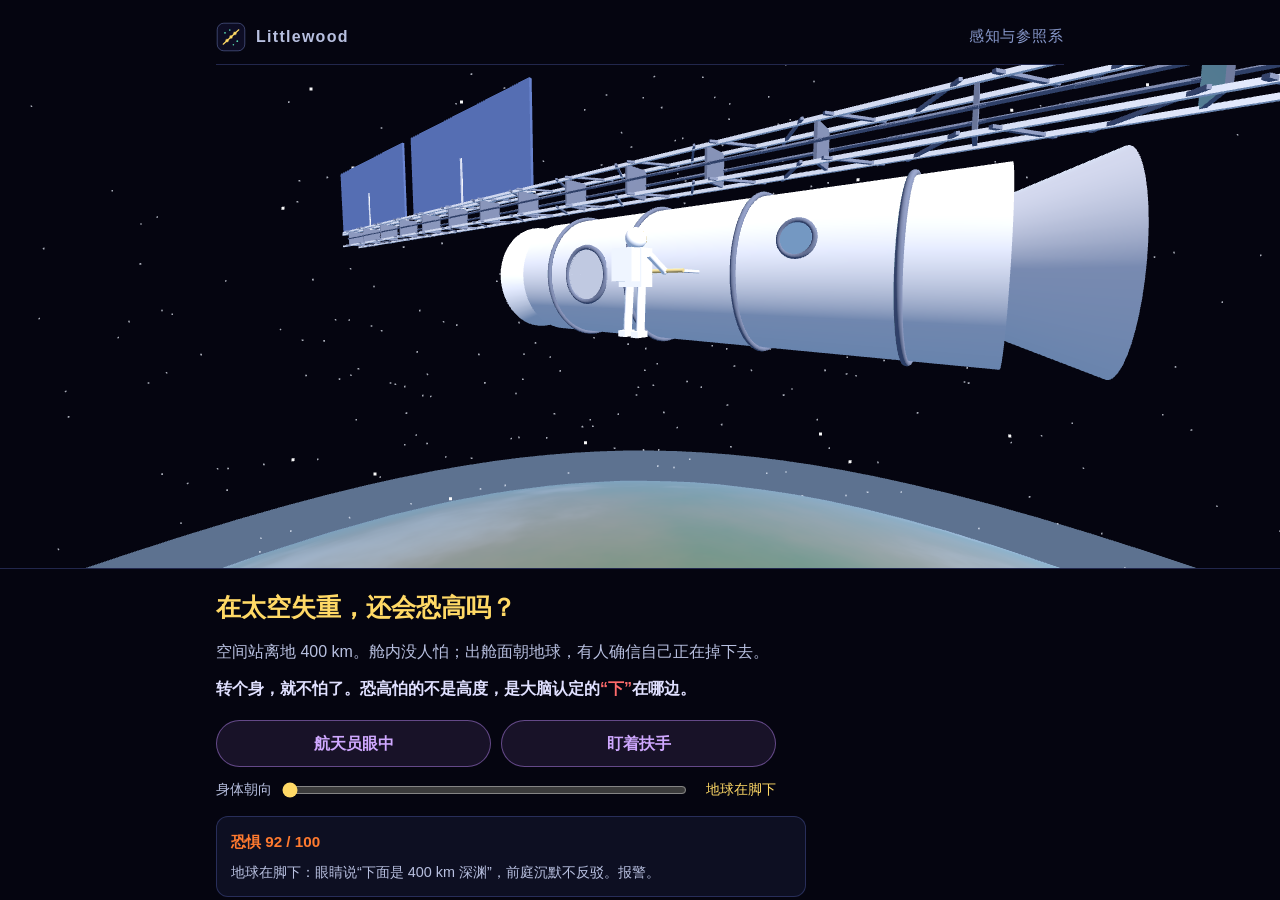
<file: public/space-acrophobia.html>
<!DOCTYPE html>
<html lang="zh-CN">
<head>
<meta charset="UTF-8">
<meta name="viewport" content="width=device-width, initial-scale=1.0">
<title>在太空失重，还会恐高吗？ · Littlewood</title>
<meta name="description" content="空间站离地 400 公里，舱内没人恐高；出舱面朝地球，有人却确信自己正在掉下去，转个身又不怕了。一个可以转身、可以切到航天员眼中的 3D 场景：恐高怕的不是高度，是大脑认定的“下”在哪边。">
<link rel="canonical" href="https://littlewood.io/space-acrophobia">
<meta name="theme-color" content="#050510">
<meta property="og:type" content="article">
<meta property="og:site_name" content="Littlewood">
<meta property="og:locale" content="zh_CN">
<meta property="og:url" content="https://littlewood.io/space-acrophobia">
<meta property="og:title" content="在太空失重，还会恐高吗？">
<meta property="og:description" content="舱内离地 400 公里没人怕；出舱面朝地球，有人确信自己正在掉下去，转个身又不怕了。恐高怕的不是高度，是“下”在哪边。">
<meta property="og:image" content="https://littlewood.io/og-space-acrophobia.png">
<meta property="og:image:width" content="1200">
<meta property="og:image:height" content="630">
<meta property="og:image:alt" content="航天员抓着空间站扶手，脚下是地球，一支红色箭头标出大脑认定的“下”">
<meta property="article:published_time" content="2026-09-07">
<meta property="article:modified_time" content="2026-10-30">
<meta property="article:section" content="感知与参照系">
<meta name="twitter:card" content="summary_large_image">
<meta name="twitter:title" content="在太空失重，还会恐高吗？">
<meta name="twitter:description" content="恐高怕的不是高度，是大脑认定的“下”在哪边。">
<meta name="twitter:image" content="https://littlewood.io/og-space-acrophobia.png">
<link rel="icon" type="image/svg+xml" href="./favicon.svg?v=6">
<link rel="icon" type="image/png" sizes="192x192" href="./icon-192.png?v=6">
<link rel="icon" type="image/png" sizes="512x512" href="./icon-512.png?v=6">
<link rel="apple-touch-icon" href="./apple-touch-icon.png?v=6">
<link rel="stylesheet" href="./scene.css?v=4">
<style>
/* 本页：恐惧读数用报警橙，“下”用红 */
.readout .fear{color:#ff7a2f}
.panel .down{color:#ff6b6b;font-weight:600}
</style>
<script type="application/ld+json">
{"@context":"https://schema.org","@type":"Article","headline":"在太空失重，还会恐高吗？","inLanguage":"zh-CN","datePublished":"2026-09-07","dateModified":"2026-10-30","author":{"@type":"Organization","name":"Littlewood"},"publisher":{"@type":"Organization","name":"Littlewood"},"mainEntityOfPage":"https://littlewood.io/space-acrophobia","image":"https://littlewood.io/og-space-acrophobia.png"}
</script>
</head>
<body>
<nav class="topbar" aria-label="站点">
  <a class="home" href="./"><svg viewBox="0 0 100 100" aria-hidden="true"><use href="./mark.svg?v=2#mark"/></svg>Littlewood</a>
  <span class="series">感知与参照系</span>
</nav>
<aside class="panel">
  <h1>在太空失重，还会恐高吗？</h1>
  <p>空间站离地 <span class="nowrap">400 km</span>。舱内没人怕；出舱面朝地球，有人确信自己正在掉下去。</p>
  <p class="answer">转个身，就不怕了。恐高怕的不是高度，是大脑认定的<span class="down">“下”</span>在哪边。</p>
  <div class="controls">
    <div class="row">
      <button id="viewBtn" type="button" aria-pressed="false">航天员眼中</button>
      <button id="gazeBtn" type="button" aria-pressed="false">盯着扶手</button>
    </div>
    <div class="ctl">
      <label for="theta">身体朝向</label>
      <input id="theta" type="range" min="0" max="180" step="1" value="0" autocomplete="off">
      <output id="thetaOut" for="theta">地球在脚下</output>
    </div>
  </div>
  <div class="readout" aria-live="polite">
    <div class="nums"><span class="fear" id="fearVal">恐惧 92 / 100</span></div>
    <p class="insight" id="insight">地球在脚下：眼睛说“下面是 400 km 深渊”，前庭沉默不反驳。报警。</p>
  </div>
  <details>
    <summary>为什么</summary>
    <p>地面上，“下”由内耳的前庭直接报告，眼睛只是帮腔。失重里人和站一起自由落体，前庭沉默，定“下”的只剩眼睛：哪一面看起来像地板，哪一面就是“下”。出舱面朝地球，脚下的 400 km 就成了深渊；转个身让地球到侧面或头顶，“下”换了地方，恐惧跟着消失。</p>
  </details>
  <div class="legend">
    <p>拖动旋转。恐惧指示为概念示例，不是测量值。</p>
    <p>出处：Jerry Linenger《Off the Planet》(2000)；Charles Oman 关于 EVA height vertigo 的研究。</p>
  </div>
</aside>
<div class="stage"></div>

<!-- Three.js r128 自托管（CSP 只允许 self） -->
<script type="importmap">
{"imports":{"three":"./vendor/three-r128/build/three.module.js","three/addons/":"./vendor/three-r128/examples/jsm/"}}
</script>
<script type="module">
import * as THREE from 'three';
import { OrbitControls } from 'three/addons/controls/OrbitControls.js';
import { fitStage } from './scene.js?v=2';

const reduceMotion = window.matchMedia('(prefers-reduced-motion: reduce)').matches;
const $ = id => document.getElementById(id);

// --- 场景、相机、渲染器 ---
const scene = new THREE.Scene();
scene.background = new THREE.Color(0x050510);
const camera = new THREE.PerspectiveCamera(62, 1, 0.05, 6000);
camera.position.set(5.2, -0.3, 6.8);
const renderer = new THREE.WebGLRenderer({ antialias: true });
renderer.setPixelRatio(Math.min(devicePixelRatio, 1.5));   // 地球是逐像素算噪声的，别把手机算垮
renderer.outputEncoding = THREE.sRGBEncoding;

// 第三人称：绕着航天员转
const controls = new OrbitControls(camera, renderer.domElement);
controls.target.set(0, -0.9, 0.4);
controls.enableDamping = true; controls.dampingFactor = 0.06;
controls.enablePan = false;
controls.minDistance = 2.6; controls.maxDistance = 16;
// 舱段在 -Z 一侧，相机只在它前面这半边转；可以转到脚下仰视
controls.minAzimuthAngle = -1.25; controls.maxAzimuthAngle = 1.25;
controls.minPolarAngle = 0.45; controls.maxPolarAngle = 2.55;
controls.autoRotate = false;

// --- 灯光：太阳 + 地球反照 ---
scene.add(new THREE.HemisphereLight(0x8fa8ff, 0x3f7fe0, 0.55));          // 天光淡紫，地球反照蓝
scene.add(new THREE.AmbientLight(0x202038, 0.6));
const sun = new THREE.DirectionalLight(0xfff4e4, 1.9);
sun.position.set(40, 30, 18);
scene.add(sun);
const rimLight = new THREE.DirectionalLight(0x66ffcc, 0.35); rimLight.position.set(-20, 6, -30); scene.add(rimLight);

// --- 星空 ---
{
  const n = 2200, pos = new Float32Array(n * 3);
  for (let i = 0; i < n; i++) {
    const u = Math.random() * 2 - 1, phi = Math.random() * Math.PI * 2, r = 2600;
    const s = Math.sqrt(1 - u * u);
    pos.set([r * s * Math.cos(phi), r * u, r * s * Math.sin(phi)], i * 3);
  }
  const g = new THREE.BufferGeometry(); g.setAttribute('position', new THREE.BufferAttribute(pos, 3));
  scene.add(new THREE.Points(g, new THREE.PointsMaterial({ color: 0xdde6ff, size: 1.6, sizeAttenuation: false, transparent: true, opacity: 0.7 })));
  const g2 = new THREE.BufferGeometry(); g2.setAttribute('position', new THREE.BufferAttribute(pos.slice(0, 360), 3));   // 少数亮星
  scene.add(new THREE.Points(g2, new THREE.PointsMaterial({ color: 0xffffff, size: 3, sizeAttenuation: false, transparent: true, opacity: 0.95 })));
}

// --- 地球：概念比例。从 400 km 高度看，地球的视半径约 70°，这里用 R=420、距离 470 复现这个张角。
//     贴图用着色器里的分形噪声现算（大陆、地形、云、掠射角的蓝色大气），无论镜头多近都不糊 ---
const EARTH_R = 420, EARTH_D = 470;
const earthMat = new THREE.ShaderMaterial({
  uniforms: { uSun: { value: new THREE.Vector3(40, 30, 18).normalize() }, uTime: { value: 0 } },
  vertexShader: `
    varying vec3 vP; varying vec3 vW; varying vec3 vN;
    void main(){ vP = position; vN = normalize(mat3(modelMatrix) * normal); vec4 w = modelMatrix * vec4(position, 1.0); vW = w.xyz; gl_Position = projectionMatrix * viewMatrix * w; }`,
  fragmentShader: `
    precision highp float;
    uniform vec3 uSun; uniform float uTime;
    varying vec3 vP; varying vec3 vW; varying vec3 vN;
    float hash(vec3 p){ p = fract(p * 0.3183099 + vec3(.1, .2, .3)); p *= 17.0; return fract(p.x * p.y * p.z * (p.x + p.y + p.z)); }
    float noise(vec3 x){ vec3 i = floor(x), f = fract(x); f = f * f * (3.0 - 2.0 * f);
      return mix(mix(mix(hash(i), hash(i + vec3(1,0,0)), f.x), mix(hash(i + vec3(0,1,0)), hash(i + vec3(1,1,0)), f.x), f.y),
                 mix(mix(hash(i + vec3(0,0,1)), hash(i + vec3(1,0,1)), f.x), mix(hash(i + vec3(0,1,1)), hash(i + vec3(1,1,1)), f.x), f.y), f.z); }
    // 一次循环同时得到粗（大陆）和细（地形）两档
    void fbm2(vec3 p, out float coarse, out float fine){ float a = .5, s = 0.0; coarse = 0.0;
      for (int i = 0; i < 8; i++){ s += a * noise(p); if (i == 2) coarse = s; p = p * 2.03 + vec3(1.7, 9.2, 3.1); a *= .5; } fine = s; }
    float fbm(vec3 p, int n){ float a = .5, s = 0.0; for (int i = 0; i < 5; i++){ if (i >= n) break; s += a * noise(p); p = p * 2.03 + vec3(1.7, 9.2, 3.1); a *= .5; } return s; }
    void main(){
      vec3 p = normalize(vP);
      float land, h; fbm2(p * 3.2, land, h);
      land = land / .875; h = h / .996;
      float coast = smoothstep(.535, .565, land + (h - .5) * .12);   // 海占七成
      vec3 ocean = mix(vec3(.03, .18, .52), vec3(.08, .40, .80), fbm(p * 10.0, 3) / .875);
      vec3 ground = mix(vec3(.16, .42, .14), vec3(.62, .50, .26), smoothstep(.56, .82, h));
      ground = mix(ground, vec3(.86, .86, .82), smoothstep(.74, .86, h));
      ground = mix(ground, vec3(.93), smoothstep(.86, .95, abs(p.y)));
      vec3 col = mix(ocean, ground, coast);
      float cloud = smoothstep(.54, .70, fbm(p * 7.0 + vec3(uTime * .015, 0.0, 0.0), 5) / .97);
      col = mix(col, vec3(1.0), cloud * .92);
      vec3 n = normalize(vN);
      float lit = max(dot(n, uSun), 0.0);
      col *= .10 + 1.05 * lit;
      vec3 v = normalize(cameraPosition - vW);
      float haze = pow(1.0 - max(dot(n, v), 0.0), 2.5);
      col = mix(col, vec3(.40, .66, 1.0) * (.55 + .7 * lit), haze * .8);
      col = pow(max(col, 0.0), vec3(1.0 / 2.2));   // ShaderMaterial 不走 sRGB 输出转换，自己做 gamma
      gl_FragColor = vec4(col, 1.0);
    }`
});
const earth = new THREE.Mesh(new THREE.SphereGeometry(EARTH_R, 128, 96), earthMat);
earth.position.set(0, -EARTH_D, 0);
earth.rotation.z = Math.PI / 2;   // 极轴横过来：航天员脚下是赤道一带的海陆，不是极冠
scene.add(earth);
const atmo = new THREE.Mesh(new THREE.SphereGeometry(EARTH_R * 1.03, 96, 64), new THREE.MeshBasicMaterial({ color: 0x6fb4ff, transparent: true, opacity: .5, side: THREE.BackSide, blending: THREE.AdditiveBlending, depthWrite: false }));
atmo.position.copy(earth.position);
scene.add(atmo);

// --- 空间站：舱段、桁架、太阳翼、扶手 ---
const hull = new THREE.MeshStandardMaterial({ color: 0xd9dde6, roughness: .55, metalness: .25 });
const dark = new THREE.MeshStandardMaterial({ color: 0x2a3350, roughness: .7, metalness: .3 });
const panelMat = new THREE.MeshStandardMaterial({ color: 0x1b2a6b, roughness: .35, metalness: .5, emissive: 0x0a1230 });
const gold = new THREE.MeshStandardMaterial({ color: 0xffd966, roughness: .4, metalness: .6, emissive: 0x553300, emissiveIntensity: .4 });
const station = new THREE.Group();
const MOD_Z = -2.5, MOD_R = 1.7;
const mod = new THREE.Mesh(new THREE.CylinderGeometry(MOD_R, MOD_R, 11, 48), hull);
mod.rotation.z = Math.PI / 2; mod.position.set(0, 0, MOD_Z); station.add(mod);
for (const px of [-4.2, -1.4, 1.4, 4.2]) {        // 舱段环肋
  const rib = new THREE.Mesh(new THREE.TorusGeometry(MOD_R + .04, .06, 8, 48), dark);
  rib.rotation.y = Math.PI / 2; rib.position.set(px, 0, MOD_Z); station.add(rib);
}
for (const px of [-6.1, 6.1]) {                   // 端盖
  const cap = new THREE.Mesh(new THREE.CylinderGeometry(1.2, MOD_R, 1.2, 48), hull);
  cap.rotation.z = px < 0 ? -Math.PI / 2 : Math.PI / 2; cap.position.set(px, 0, MOD_Z); station.add(cap);
}
// 桁架：四根纵梁 + 斜撑的格构梁
const TR = .42;
for (const dy of [-TR, TR]) for (const dz of [-TR, TR]) {
  const beam = new THREE.Mesh(new THREE.BoxGeometry(52, .09, .09), hull); beam.position.set(0, 2.6 + dy, MOD_Z + dz); station.add(beam);
}
for (let i = -25; i <= 25; i += 1.25) {
  const k = Math.round(i / 1.25) % 2 ? 1 : -1;
  for (const face of [[0, 1], [0, -1], [1, 0], [-1, 0]]) {   // 四个面各一组斜撑
    const d = new THREE.Mesh(new THREE.BoxGeometry(.06, .06, Math.hypot(1.25, 2 * TR)), dark);
    d.position.set(i + .625, 2.6 + face[0] * TR, MOD_Z + face[1] * TR);
    if (face[0]) d.rotation.y = Math.atan2(2 * TR * k, 1.25) ; else d.rotation.x = -Math.atan2(2 * TR * k, 1.25), d.rotation.y = Math.PI / 2;
    station.add(d);
  }
}
for (let i = -25; i <= 25; i += 2.5) {                       // 横框
  const f = new THREE.Mesh(new THREE.BoxGeometry(.07, 2 * TR, 2 * TR), dark); f.position.set(i, 2.6, MOD_Z); station.add(f);
}
for (const sx of [-1, 1]) for (const k of [0, 1]) {  // 太阳翼：每侧两片
  const p = new THREE.Mesh(new THREE.BoxGeometry(9.5, 3.8, .1), panelMat);
  p.position.set(sx * (12 + k * 10.5), 5.0, MOD_Z); station.add(p);
  const frame = new THREE.Mesh(new THREE.BoxGeometry(9.7, .12, .16), hull);
  frame.position.set(sx * (12 + k * 10.5), 3.05, MOD_Z); station.add(frame);
  const mast = new THREE.Mesh(new THREE.BoxGeometry(.14, 2.1, .14), hull);
  mast.position.set(sx * (12 + k * 10.5), 4.0, MOD_Z); station.add(mast);
}
// 舱段细节：一扇舷窗、一圈舱口
const windowMat = new THREE.MeshStandardMaterial({ color: 0x1a2a4a, roughness: .1, metalness: .6, emissive: 0x3a6aa8, emissiveIntensity: .6 });
const win = new THREE.Mesh(new THREE.CylinderGeometry(.28, .28, .08, 32), windowMat); win.rotation.x = Math.PI / 2; win.position.set(2.6, .55, MOD_Z + MOD_R - .02); station.add(win);
const winRim = new THREE.Mesh(new THREE.TorusGeometry(.32, .05, 8, 32), dark); winRim.position.copy(win.position); station.add(winRim);
const hatch = new THREE.Mesh(new THREE.TorusGeometry(.7, .07, 8, 40), dark); hatch.position.set(-2.8, 0, MOD_Z + MOD_R - .03); station.add(hatch);
const hatchPlate = new THREE.Mesh(new THREE.CylinderGeometry(.68, .68, .06, 40), new THREE.MeshStandardMaterial({ color: 0xbfc6d6, roughness: .6, metalness: .3 })); hatchPlate.rotation.x = Math.PI / 2; hatchPlate.position.copy(hatch.position); station.add(hatchPlate);
// 扶手：金色，在舱段外壁，航天员的手抓在这里（世界原点）
const rail = new THREE.Mesh(new THREE.CylinderGeometry(.04, .04, 1.5, 12), gold);
rail.rotation.z = Math.PI / 2; station.add(rail);
for (const sx of [-.6, .6]) {
  const st = new THREE.Mesh(new THREE.CylinderGeometry(.035, .035, .8, 10), hull);
  st.rotation.x = Math.PI / 2; st.position.set(sx, 0, -.4); station.add(st);
}
scene.add(station);

// --- 航天员：手在原点，身体朝 -Y，面朝舱段（-Z）。转身 = 在舱壁平面里绕 Z 轴转，手始终抓着扶手、脸始终朝着舱段 ---
const suit = new THREE.MeshStandardMaterial({ color: 0xf2efe6, roughness: .7, metalness: .05 });
const visorMat = new THREE.MeshStandardMaterial({ color: 0xc89a2a, roughness: .12, metalness: .9, emissive: 0x4a3008, emissiveIntensity: .5 });   // 镀金面罩
const astro = new THREE.Group();
function tube(a, b, r, mat) {
  const d = new THREE.Vector3().subVectors(b, a), len = d.length();
  const m = new THREE.Mesh(new THREE.CylinderGeometry(r, r, len, 10), mat);
  m.position.copy(a).addScaledVector(d, .5);
  m.quaternion.setFromUnitVectors(new THREE.Vector3(0, 1, 0), d.normalize());
  return m;
}
const V = (x, y, z) => new THREE.Vector3(x, y, z);
const BZ = .32;   // 躯干在手后方：手臂向前伸到扶手
const torso = new THREE.Mesh(new THREE.BoxGeometry(.56, .74, .34), suit); torso.position.set(0, .05, .22 + BZ); astro.add(torso);
const pack = new THREE.Mesh(new THREE.BoxGeometry(.5, .62, .26), suit); pack.position.set(0, .1, .5 + BZ); astro.add(pack);
const head = new THREE.Group();
head.add(new THREE.Mesh(new THREE.SphereGeometry(.21, 24, 18), suit));
const visor = new THREE.Mesh(new THREE.SphereGeometry(.17, 24, 18, 0, Math.PI * 2, 0, Math.PI * .55), visorMat);
visor.rotation.x = -Math.PI / 2; visor.position.z = -.07; head.add(visor);
head.position.set(0, .62, .2 + BZ); astro.add(head);
const arms = [];
for (const sx of [-1, 1]) {
  const arm = tube(V(sx * .33, .3, .22 + BZ), V(sx * .3, 0, 0), .07, suit); arms.push(arm); astro.add(arm);   // 上臂到手
  const hand = new THREE.Mesh(new THREE.SphereGeometry(.075, 14, 10), suit); hand.position.set(sx * .3, 0, 0); astro.add(hand);
  astro.add(tube(V(sx * .15, -.3, .22 + BZ), V(sx * .16, -1.15, .27 + BZ), .085, suit));  // 腿
  const boot = new THREE.Mesh(new THREE.BoxGeometry(.17, .12, .3), suit); boot.position.set(sx * .16, -1.22, .3 + BZ); astro.add(boot);
}
scene.add(astro);
const bodyCore = [torso, pack, head, ...arms];   // 第一人称时不画，免得挡住视线

// --- 状态 ---
let theta = 0;              // 身体朝向：0 地球在脚下，180 地球在头顶
let gaze = 'earth';         // 眼睛：earth 望向地球 / rail 盯着扶手
let firstPerson = false;
const insights = {
  'earth-feet': '地球在脚下：眼睛说“下面是 400 km 深渊”，前庭沉默不反驳。报警。',
  'earth-low': '地球斜在脚下：“下”还指着深渊，报警略弱，但仍在响。',
  'earth-side': '地球在侧面：它更像一面墙，不像深渊。恐惧明显下降。',
  'earth-high': '地球斜在头顶：“下”指向空无一物的太空，深渊感基本消失。',
  'earth-head': '地球在头顶：它成了“天花板”。同样的高度，几乎不怕。',
  'rail': '盯着扶手：近处参照物回来了，“下”跟着站体走，地球退成背景。这就是训练里教的办法。'
};
// 概念示例：恐惧指示 = 基线 + 视觉把“下”指向地球的程度
const fearOf = (t, g) => { const c = Math.max(0, Math.cos(t * Math.PI / 180)); return Math.round(g === 'earth' ? 12 + 80 * c : 6 + 12 * c); };
const zoneOf = (t, g) => g === 'rail' ? 'rail' : t < 30 ? 'earth-feet' : t < 75 ? 'earth-low' : t < 105 ? 'earth-side' : t < 150 ? 'earth-high' : 'earth-head';
const thetaText = t => t < 15 ? '地球在脚下' : t < 75 ? `地球在脚下偏 ${t}°` : t < 105 ? '地球在侧面' : t < 165 ? `地球在头顶偏 ${180 - t}°` : '地球在头顶';
console.assert(fearOf(0, 'earth') > fearOf(0, 'rail') && fearOf(180, 'earth') < fearOf(0, 'earth'), 'fear model check failed');

function renderStatus() {
  $('fearVal').textContent = `恐惧 ${fearOf(theta, gaze)} / 100`;
  $('insight').textContent = insights[zoneOf(theta, gaze)];
  $('thetaOut').textContent = thetaText(theta);
  $('viewBtn').setAttribute('aria-pressed', String(firstPerson));
  $('gazeBtn').setAttribute('aria-pressed', String(gaze === 'rail'));
}
$('theta').addEventListener('input', e => { theta = +e.target.value; renderStatus(); });
$('gazeBtn').addEventListener('click', () => { gaze = gaze === 'earth' ? 'rail' : 'earth'; renderStatus(); });

// --- 第一人称：相机放到头盔里，顺着身体的朝向看向地球或扶手；在两种视角之间平滑过渡 ---
const EYE = new THREE.Vector3(0, .62, .42);
const FOV_ORBIT = 62, FOV_EARTH = 70, FOV_RAIL = 46;   // 望向地球用广角把深渊收进来，盯扶手是窄视野
const fpPos = new THREE.Vector3(), fpQuat = new THREE.Quaternion();
const tmpV = new THREE.Vector3(), tmpQ = new THREE.Quaternion(), tmpUp = new THREE.Vector3(), tmpM = new THREE.Matrix4(), tmpT = new THREE.Vector3();
const clamp = THREE.MathUtils.clamp;
function firstPersonPose() {
  astro.updateMatrixWorld();
  fpPos.copy(EYE).applyMatrix4(astro.matrixWorld);
  let yaw = 0, pitch;
  if (gaze === 'earth') {
    // 地球方向换算到身体坐标系，再按脖子能转的范围看过去：低头最多 66°，抬头最多 40°（头盔里仰不了太多）
    tmpV.set(0, -1, 0).applyQuaternion(tmpQ.copy(astro.quaternion).invert());
    yaw = clamp(Math.atan2(-tmpV.x, -tmpV.z), -1.1, 1.1);
    pitch = clamp(Math.asin(clamp(tmpV.y, -1, 1)), -1.15, 0.7);
  } else {
    pitch = -0.7;                                 // 盯着扶手和舱壁：低头，舱壁占上半，手和扶手在下半
  }
  tmpV.set(-Math.sin(yaw) * Math.cos(pitch), Math.sin(pitch), -Math.cos(yaw) * Math.cos(pitch)).applyQuaternion(astro.quaternion);
  tmpUp.set(0, 1, 0).applyQuaternion(astro.quaternion);
  tmpM.lookAt(fpPos, tmpT.copy(fpPos).add(tmpV), tmpUp);
  fpQuat.setFromRotationMatrix(tmpM);
}
let blend = 0, blendTarget = 0;                 // 0 = 第三人称，1 = 第一人称
const savedPos = new THREE.Vector3(), savedQuat = new THREE.Quaternion();
const ease = t => t < .5 ? 2 * t * t : 1 - Math.pow(-2 * t + 2, 2) / 2;
$('viewBtn').addEventListener('click', () => {
  firstPerson = !firstPerson;
  if (firstPerson) { savedPos.copy(camera.position); savedQuat.copy(camera.quaternion); controls.enabled = false; }
  blendTarget = firstPerson ? 1 : 0;
  renderStatus();
});

// --- 布局 / 循环 ---
// 场景放进文字块和底栏之外的空白区（共用 scene.js）；第一人称时相机由镜头切换接管，不动它
fitStage({ camera, renderer, controls, radius: 3.4, canMove: () => !firstPerson && blend === 0 });
const clock = new THREE.Clock();
let running = false, raf = 0;
function frame() {
  raf = 0;
  const dt = Math.min(clock.getDelta(), .05);
  astro.rotation.z = theta * Math.PI / 180;
  if (blend !== blendTarget) {
    const speed = reduceMotion ? 1 / .01 : 1 / .9;
    blend = blendTarget > blend ? Math.min(1, blend + dt * speed) : Math.max(0, blend - dt * speed);
  }
  const fovTarget = blend > .5 ? (gaze === 'earth' ? FOV_EARTH : FOV_RAIL) : FOV_ORBIT;
  if (Math.abs(camera.fov - fovTarget) > .05) { camera.fov += (fovTarget - camera.fov) * Math.min(1, dt * 6); camera.updateProjectionMatrix(); }
  if (blend > 0) {
    firstPersonPose();
    const k = ease(blend);
    camera.position.lerpVectors(savedPos, fpPos, k);
    camera.quaternion.slerpQuaternions(savedQuat, fpQuat, k);
  } else {
    controls.enabled = true;
    controls.update();
  }
  for (const m of bodyCore) m.visible = blend < .6;   // 相机进了头盔就别画躯干和头
  earth.rotation.x += dt * .0025; earthMat.uniforms.uTime.value += dt;   // 地面慢慢从脚下滑过，云也在动
  renderer.render(scene, camera);
  if (running) raf = requestAnimationFrame(frame);
}
function start() { if (running) return; running = true; clock.getDelta(); if (!raf) raf = requestAnimationFrame(frame); }
function stop() { running = false; }
document.addEventListener('visibilitychange', () => document.hidden ? stop() : start());
renderStatus(); start();
</script>
</body>
</html>
</file>
<file: public/site.css>
/* Littlewood 首页和 404 的基础：深蓝黑底、毛玻璃面板、金/青强调、淡紫白文字。3D 场景页用 scene.css。 */
:root{
  --board:#050510; --board-deep:#030308; --chalk:#e0e0ff; --chalk-muted:#b8c0e0;
  --yellow:#ffd966; --mint:#66ffcc; --heading:#aaccff;
  --panel:rgba(8,8,20,.75); --panel-solid:#0b0b1e; --line:rgba(120,140,255,.25);
}
*{box-sizing:border-box}
html{scroll-behavior:smooth}
::selection{background:rgba(255,217,102,.3)}
body{
  margin:0;color:var(--chalk);
  background:
    radial-gradient(ellipse 55% 45% at 15% 10%,rgba(102,255,204,.07),transparent 70%),
    radial-gradient(ellipse 50% 40% at 90% 85%,rgba(120,140,255,.09),transparent 70%),
    var(--board);
  min-height:100vh;
  font-family:'Segoe UI',-apple-system,BlinkMacSystemFont,"PingFang SC","Hiragino Sans GB","Microsoft YaHei","Noto Sans CJK SC","Noto Sans SC","Source Han Sans SC",sans-serif;
  line-height:1.8;font-size:16px;
}
a{color:var(--mint)}
/* 毛玻璃面板：全站面板统一用它 */
.glass{background:var(--panel);border:1px solid var(--line);border-radius:14px;backdrop-filter:blur(8px);-webkit-backdrop-filter:blur(8px);box-shadow:0 8px 32px rgba(0,0,0,.5)}
:focus-visible{outline:2px solid var(--yellow);outline-offset:3px;border-radius:6px}
@media (prefers-reduced-motion:reduce){
  *{transition:none !important;animation:none !important}
  html{scroll-behavior:auto}
}
</file>
<file: public/scene.css>
/* 全屏 three.js 示意页共用样式（黎曼、太空恐高、流体静力学）。
   结构：三行，所有尺寸一样。顶栏；.stage 场景固定在上面（约 56% 视口高，手机 44%）；.panel 是实底的文字面板，在下面滚动：
   问题、答案、操作、读数、为什么、注。场景上什么都不盖。面板内容居中在 848px（和顶栏同宽）。页面自己的按钮配色和场景内标签写在页内 <style>。 */
:root{--line:rgba(120,140,255,.25);--col:848px}
html,body{height:100%}
body{margin:0;overflow:hidden;background:#050510;color:#e0e0ff;font-family:'Segoe UI',-apple-system,BlinkMacSystemFont,"PingFang SC","Hiragino Sans GB","Microsoft YaHei","Noto Sans CJK SC","Noto Sans SC","Source Han Sans SC",sans-serif;line-height:1.7;
  display:grid;grid-template-rows:auto minmax(0,56svh) minmax(0,1fr);height:100vh;height:100svh}
.topbar{display:flex;align-items:center;justify-content:space-between;gap:10px 16px;width:min(100% - 32px,var(--col));margin:0 auto;padding:22px 0 12px;border-bottom:1px solid var(--line)}
.topbar .home{display:inline-flex;align-items:center;gap:10px;color:#b8c0e0;text-decoration:none;font-weight:700;font-size:1rem;letter-spacing:.08em;transition:color .15s}
.topbar .home svg{width:30px;height:auto;flex:none}
.topbar .home:hover,.topbar .home:focus-visible{color:#ffd966}
.topbar .series{color:#8899cc;font-size:.92rem;letter-spacing:.06em}
.stage{grid-row:2;position:relative;overflow:hidden;background:#050510;border-bottom:1px solid var(--line)}
.stage canvas{position:absolute;inset:0;display:block;touch-action:none}
.panel{grid-row:3;overflow:auto;overscroll-behavior:contain;padding:22px max(16px,calc((100% - var(--col)) / 2)) 36px;scrollbar-width:thin;scrollbar-color:rgba(120,140,255,.3) transparent}

/* 文字 */
.panel h1{margin:0 0 12px;font-size:1.55rem;font-weight:800;line-height:1.4;color:#ffd966;text-wrap:balance}
.panel p{margin:0 0 10px;font-size:1rem;color:#b8c0e0;max-width:40em}
.panel .answer{color:#e0e0ff;font-weight:600}
.panel .highlight{color:#ffd966;font-weight:500}
.panel .critical{color:#66ffcc;font-weight:500}
.nowrap{white-space:nowrap}

/* 操作：一行两个按钮，下面一行滑块 */
.controls{margin-top:18px;display:grid;gap:10px;max-width:560px}
.controls .row{display:grid;grid-template-columns:1fr 1fr;gap:10px}
.controls button{margin:0;padding:9px 12px;border-radius:999px;border:1px solid rgba(192,140,255,.45);background:rgba(192,140,255,.1);color:#cfa8ff;font:inherit;font-weight:700;cursor:pointer;transition:background .15s,color .15s,border-color .15s}
.controls button:hover{background:rgba(192,140,255,.2)}
.controls button:disabled{opacity:.5;cursor:default}
.controls button[hidden]{display:none}
.controls button:focus-visible,.controls input:focus-visible,.panel summary:focus-visible{outline:2px solid #ffd966;outline-offset:2px}
.controls button[aria-pressed="true"]{background:#cfa8ff;color:#1a1030;border-color:#cfa8ff}
.controls .ctl{display:grid;grid-template-columns:auto 1fr auto;align-items:center;gap:10px;font-size:.9rem;color:#b8c0e0}
.controls .ctl[aria-disabled="true"]{opacity:.45}
.controls .ctl[hidden]{display:none}
.controls .row>[hidden]+button{grid-column:1/-1}
.controls .ctl input[type=range]{width:100%;margin:0;accent-color:#ffd966}
.controls .ctl output{color:#ffd966;white-space:nowrap;min-width:5.5em;text-align:right}

/* 读数：一行数字，一句观察 */
.readout{margin-top:14px;max-width:560px;padding:12px 14px;border-radius:12px;background:rgba(120,140,255,.08);border:1px solid var(--line)}
.readout .nums{font-size:.95rem;font-weight:700;color:#e0e0ff;display:flex;flex-wrap:wrap;gap:4px 14px}
.readout .nums i{font-style:normal;color:#66ffcc}
.readout .insight{margin:6px 0 0;font-size:.9rem;line-height:1.6;color:#b8c0e0}
.readout .insight:only-child{margin:0}

/* 为什么 + 注 */
.panel details{margin-top:20px}
.panel summary{cursor:pointer;color:#66ffcc;font-size:.95rem;font-weight:700;list-style-position:inside}
.panel details p{margin:8px 0 0;font-size:.9rem;color:#b8c0e0}
.panel .legend{margin-top:22px;padding-top:16px;border-top:1px solid var(--line);font-size:.8rem;line-height:1.65;color:#8899cc}
.panel .legend p{margin:0 0 4px;font-size:inherit;color:inherit}

/* 手机：场景矮一点，给文字留地方 */
@media (max-width:700px){
  body{grid-template-rows:auto minmax(0,44svh) minmax(0,1fr)}
  .topbar{padding:14px 0 10px}
  .panel{padding-top:18px;padding-bottom:28px}
  .panel h1{font-size:1.3rem}
}
@media (max-height:500px) and (orientation:landscape){
  .topbar{padding:10px 20px 8px}.panel{padding:14px 20px 20px}.panel h1{font-size:1.2rem;margin-bottom:8px}.panel p{font-size:.88rem}
}
@media (prefers-reduced-motion:reduce){.controls button,.topbar .home{transition:none}}
</file>
